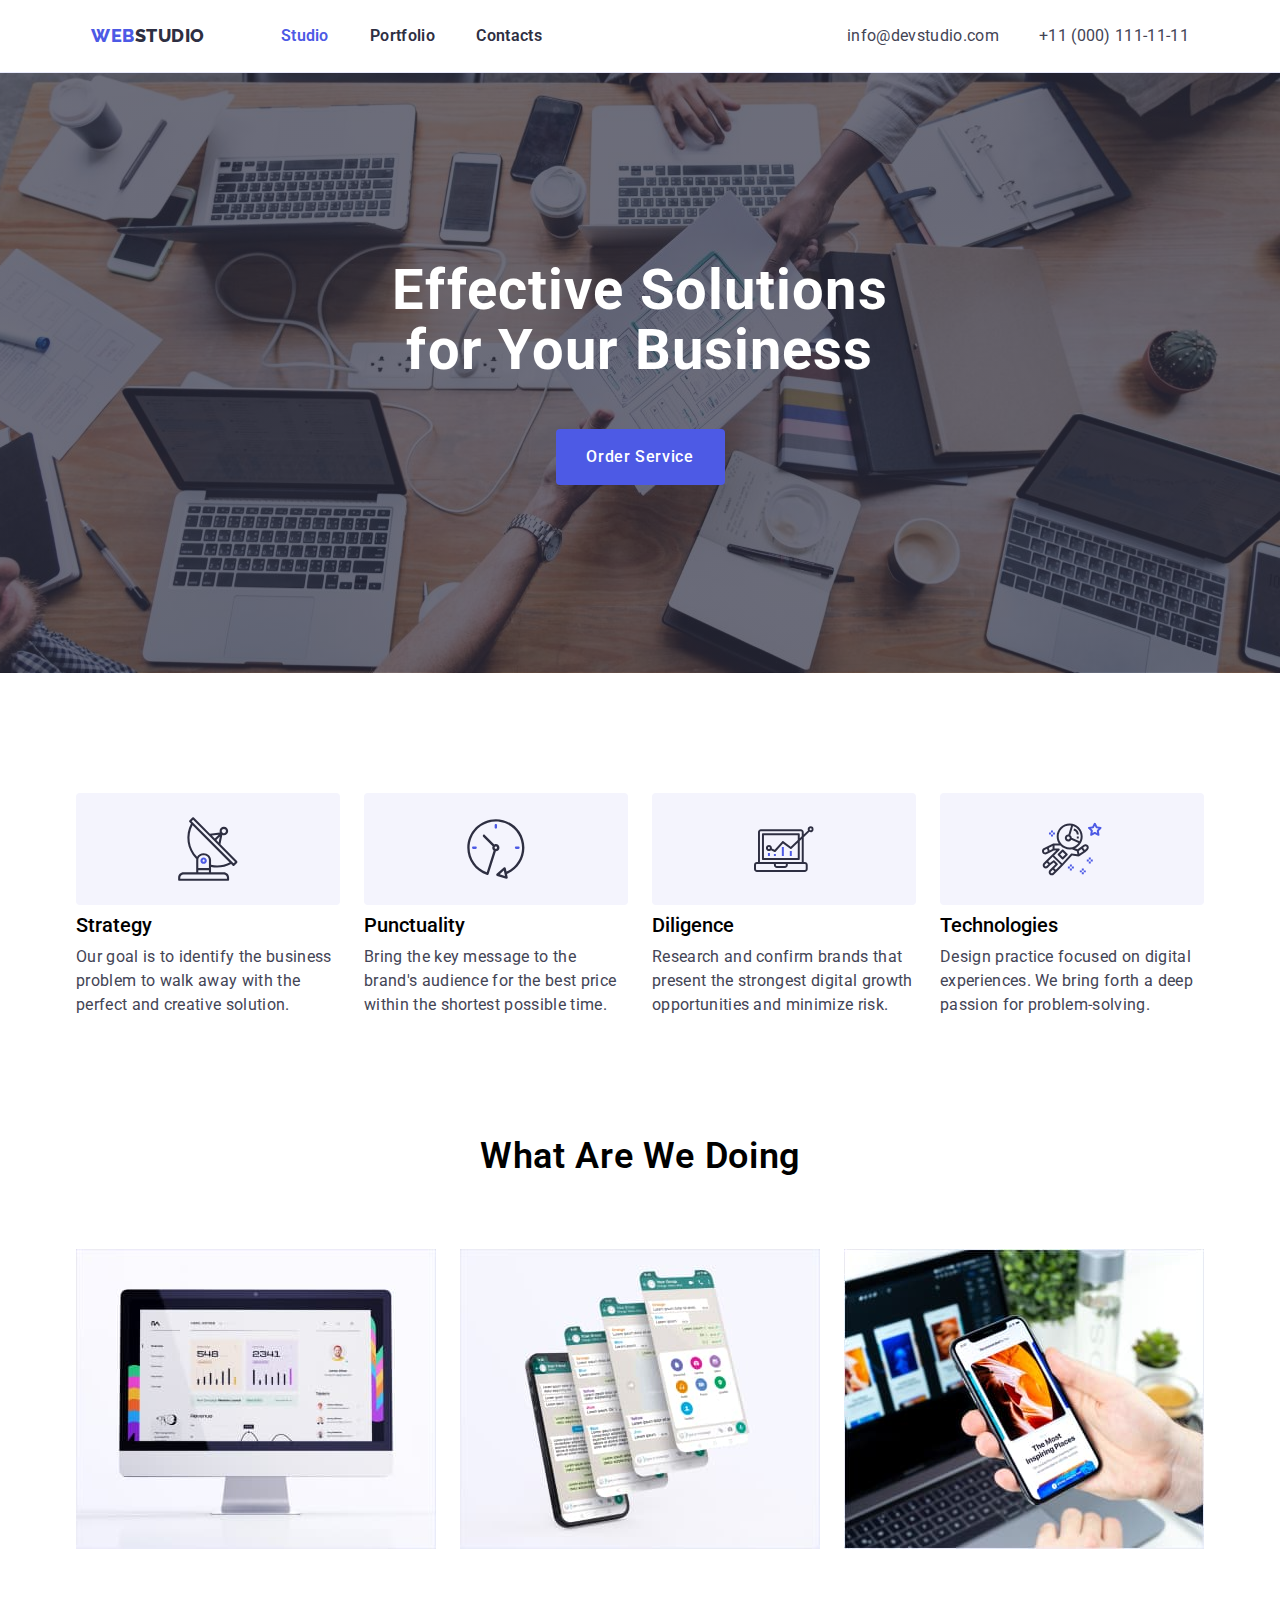
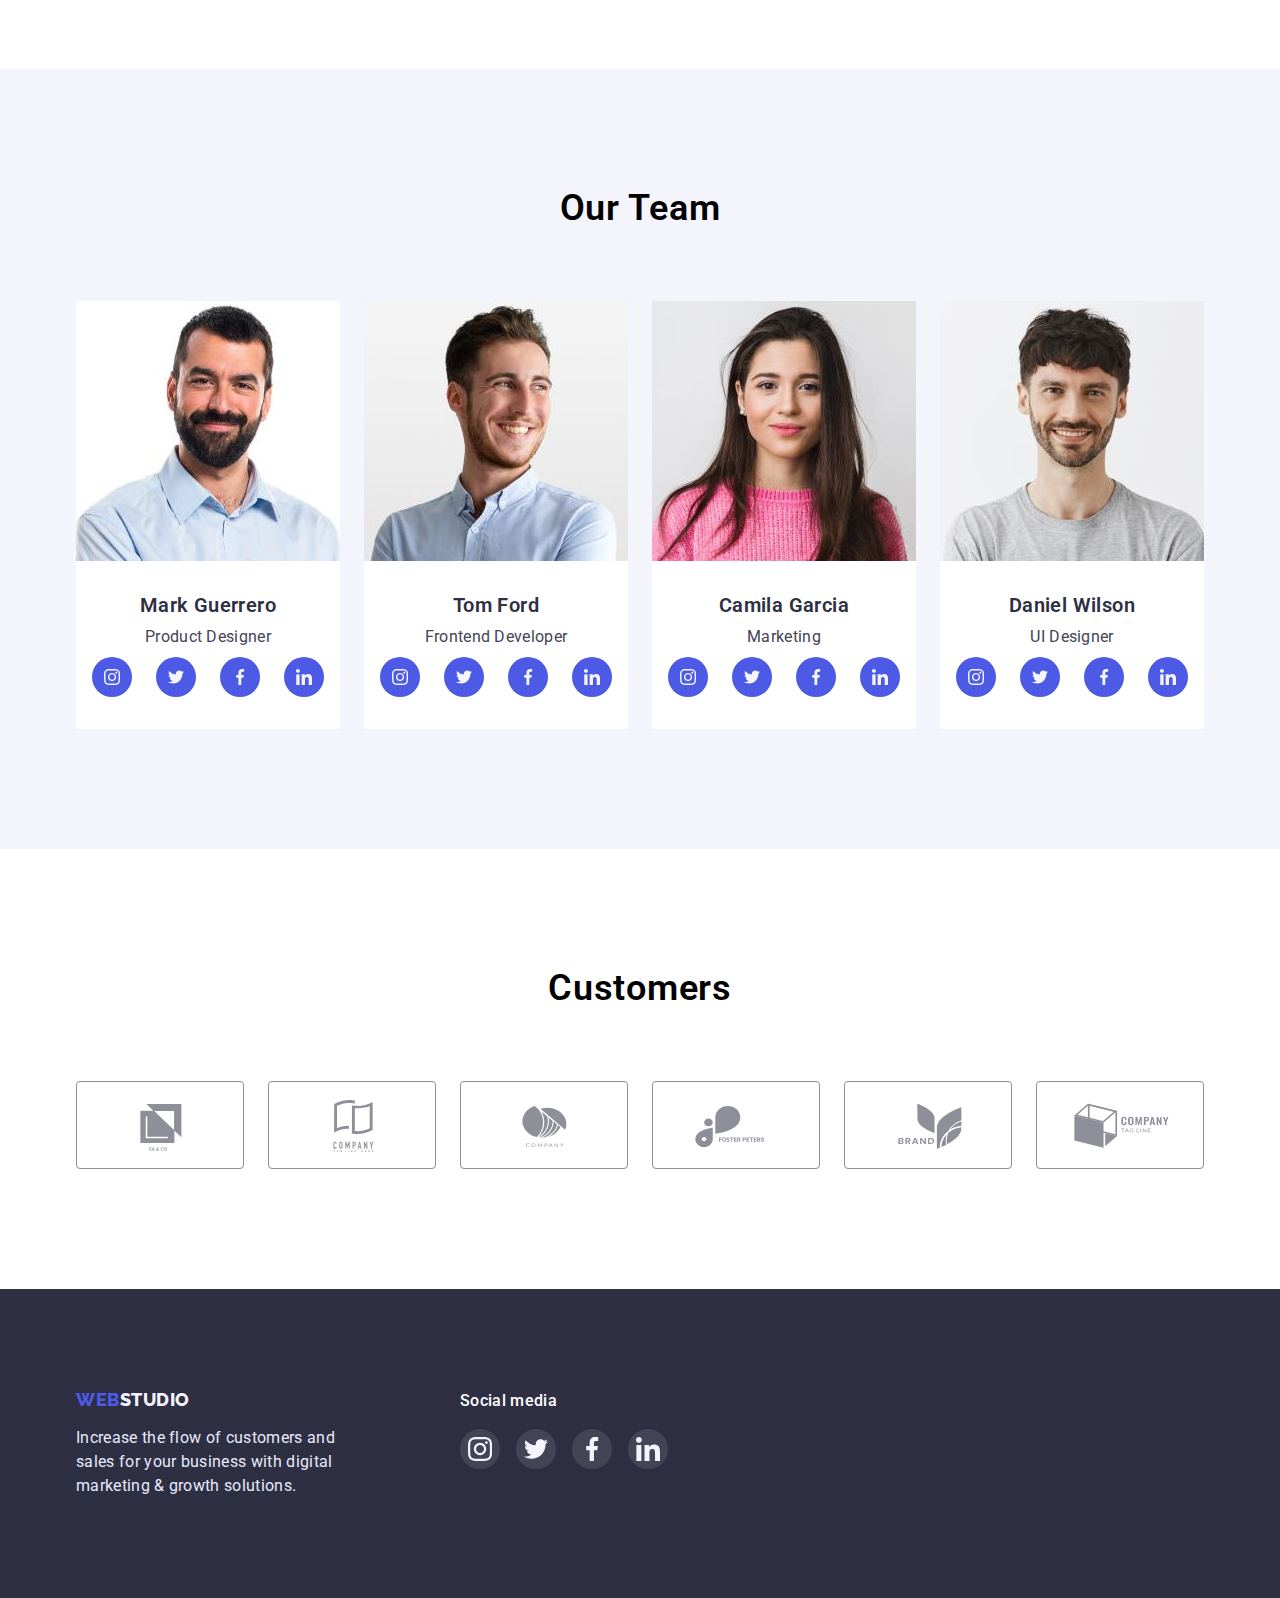
<file: index.html>
<!DOCTYPE html>
<html lang="en">
<head>
    <meta charset="UTF-8">
    <meta http-equiv="X-UA-Compatible" content="IE=edge">
    <meta name="viewport" content="width=device-width, initial-scale=1.0">
    <link rel="preconnect" href="https://fonts.googleapis.com">
    <link rel="preconnect" href="https://fonts.gstatic.com" crossorigin>
    <link href="https://fonts.googleapis.com/css2?family=Raleway:wght@800&family=Roboto:wght@400;500;700;900&display=swap" rel="stylesheet">
    <link rel="stylesheet" href="https://github.com/sindresorhus/modern-normalize/blob/main/modern-normalize.css">
    <link rel="stylesheet" href="./css/styles.css">
    
    <title>WEB STUDIO</title>
</head>

<body>
    <header class="header">
        <div class="header-cont">
            <nav class="nav">
        
        <!-- Logo -->
            <a class="logo-link" href="./index.html">Web<span class="studio">Studio</span></a>
            
        <!-- Навигация -->
                <ul class="nav-li">
                    <li><a class="header-link current" href="./index.html">Studio</a></li>
                    <li><a class="header-link" href="./portfolio.html">Portfolio</a></li>
                    <li><a class="header-link last" href="">Contacts</a></li>
                </ul> 
            </nav>
            
        <!-- Контакты -->
            <address>
                <ul class="address">
                    <li><a class="address-link mail" href="mailto:info@devstudio.com">info@devstudio.com</a></li>
                    <li><a class="address-link tel" href="tel:+110001111111">+11 (000) 111-11-11</a></li>
                </ul>
            </address>
        </div>
    </header>
        
    <main>

        <!-- Заголовок -->
        <section class="section-order-service section">
            <div class="container">
                <h1 class="order-titel">Effective Solutions <br/> for Your Business</h1>    
                <button type="button" class="button-order">Order Service</button>
            </div>
        </section>
    
        <!-- Описание -->
        <section class="features section">
            <div class="container">
                <h2 class="section-titel hidden">Features</h2>
                <ul class="features-li">
                    <li class="f-li">
                        <div class="icon-li">
                            <svg class="icon-features">
                                <use href="./images/icons.svg#icon-1-antenna"></use>
                            </svg>
                        </div>
                        <h3 class="f-li-titel">Strategy</h3>
                        <p class="text">Our goal is to identify the business problem to walk away with the perfect and creative solution. </p>
                    </li>
                    <li class="f-li">
                        <div class="icon-li">
                            <svg class="icon-features">
                                <use href="./images/icons.svg#icon-2-clock"></use>
                            </svg>
                        </div>
                        <h3 class="f-li-titel">Punctuality</h3>
                        <p class="text">Bring the key message to the brand's audience for the best price within the shortest possible time.</p>
                    </li>
                    <li class="f-li">
                        <div class="icon-li">
                            <svg class="icon-features">
                                <use href="./images/icons.svg#icon-3-diagram"></use>
                            </svg>
                        </div>
                        <h3 class="f-li-titel">Diligence</h3>
                        <p class="text">Research and confirm brands that present the strongest digital growth opportunities and minimize risk.</p>
                    </li>
                    <li class="f-li">
                        <div class="icon-li">
                            <svg class="icon-features">
                                <use href="./images/icons.svg#icon-4-astronaut"></use>
                            </svg>
                        </div>
                        <h3 class="f-li-titel">Technologies</h3>
                        <p class="text">Design practice focused on digital experiences. We bring forth a deep passion for problem-solving.</p>
                    </li>
                </ul>
            </div>
        </section>

        <!-- Описание
        <section class="features section">
            <div class="container">
                <h2 class="section-titel hidden">Features</h2>
                <ul class="features-icon">
                    <li class="icon-li">
                        <svg class="icon-features">
                            <use href="./images/icons.svg#icon-1-antenna"></use>
                        </svg>
                    </li>
                    <li class="icon-li">
                        <svg class="icon-features">
                            <use href="./images/icons.svg#icon-2-clock"></use>
                        </svg>
                    </li>
                    <li class="icon-li">
                        <svg class="icon-features">
                            <use href="./images/icons.svg#icon-3-diagram"></use>
                        </svg>
                    </li>
                    <li class="icon-li">
                        <svg class="icon-features">
                            <use href="./images/icons.svg#icon-4-astronaut"></use>
                        </svg>
                    </li>
                </ul>
                <ul class="features-li">
                    <li class="f-li">
                        <h3 class="f-li-titel">Strategy</h3>
                        <p class="text">Our goal is to identify the business problem to walk away with the perfect and creative solution. </p>
                    </li>
                    <li class="f-li"><h3 class="f-li-titel">Punctuality</h3>
                        <p class="text">Bring the key message to the brand's audience for the best price within the shortest possible time.</p>
                    </li>
                    <li class="f-li"><h3 class="f-li-titel">Diligence</h3>
                        <p class="text">Research and confirm brands that present the strongest digital growth opportunities and minimize risk.</p>
                    </li>
                    <li class="f-li"><h3 class="f-li-titel">Technologies</h3>
                        <p class="text">Design practice focused on digital experiences. We bring forth a deep passion for problem-solving.</p>
                    </li>
                </ul>
            </div>
        </section>
    -->
        
        <!-- Чем мы занимаемся -->
        <section class="what-are-we-doing section">
            <div class="container">
                <h2 class="section-titel">What are we doing</h2>
                <ul class="what-are-we-doing-links">
                    <li class="what-li"><img src="./images/rectangle1.jpg" alt="Laptop" width="360" height="300"></li>
                    <li class="what-li"><img src="./images/rectangle2.jpg" alt="Whatsapp" width="360" height="300"></li>
                    <li class="what-li"><img src="./images/rectangle3.jpg" alt="Device" width="360" height="300"></li>
                </ul>
            </div>
        </section>

        <!-- Наша команда -->
        <section class="our-team section">
            <div class="container">
                <h2 class="section-titel">Our Team</h2>
                <ul class="our-team-links">
                    <li class="our-team-li">
                        <!--<a class="our-team-link" href="#">-->
                            <img src="./images/team01.jpg" alt="Our Product Designer" width="264" height="260">
                            <div class="our-team-text">
                                <h3 class="our-team-name">Mark Guerrero</h3>
                                <p class="text">Product Designer</p>
                                <ul class="sozial-list">
                                    <li class="sozial-item">
                                        <a class="sozial-link" href="#">
                                            <svg class="sozial-icon">
                                                <use href="./images/icons.svg#sozial-instagram"></use>
                                            </svg>
                                        </a>
                                    </li>
                                    <li class="sozial-item">
                                        <a class="sozial-link" href="#">
                                            <svg class="sozial-icon">
                                                <use href="./images/icons.svg#sozial-twitter"></use>
                                            </svg>
                                        </a>
                                    </li>
                                    <li class="sozial-item">
                                        <a class="sozial-link" href="#">
                                            <svg class="sozial-icon">
                                                <use href="./images/icons.svg#sozial-facebook"></use>
                                            </svg>
                                        </a>
                                    </li>
                                    <li class="sozial-item">
                                        <a class="sozial-link" href="#">
                                            <svg class="sozial-icon">
                                                <use href="./images/icons.svg#sozial-linkedin"></use>
                                            </svg>
                                        </a>
                                    </li>
                                </ul>
                        </div>
                        <!--</a>-->
                    </li>
                    <li class="our-team-li">
                        <img src="./images/team02.jpg" alt="Our Frontend Developer" width="264" height="260">
                            <div class="our-team-text">
                                <h3 class="our-team-name">Tom Ford</h3>
                                <p class="text">Frontend Developer</p>
                                <ul class="sozial-list">
                                    <li class="sozial-item">
                                        <a class="sozial-link" href="#">
                                            <svg class="sozial-icon">
                                                <use href="./images/icons.svg#sozial-instagram"></use>
                                            </svg>
                                        </a>
                                    </li>
                                    <li class="sozial-item">
                                        <a class="sozial-link" href="#">
                                            <svg class="sozial-icon">
                                                <use href="./images/icons.svg#sozial-twitter"></use>
                                            </svg>
                                        </a>
                                    </li>
                                    <li class="sozial-item">
                                        <a class="sozial-link" href="#">
                                            <svg class="sozial-icon">
                                                <use href="./images/icons.svg#sozial-facebook"></use>
                                            </svg>
                                        </a>
                                    </li>
                                    <li class="sozial-item">
                                        <a class="sozial-link" href="#">
                                            <svg class="sozial-icon">
                                                <use href="./images/icons.svg#sozial-linkedin"></use>
                                            </svg>
                                        </a>
                                    </li>
                                </ul>
                            </div>
                    </li>
                    <li class="our-team-li">
                            <img src="./images/team03.jpg" alt="Our Marketing" width="264" height="260">
                            <div class="our-team-text">
                                <h3 class="our-team-name">Camila Garcia</h3>
                                <p class="text">Marketing</p> 
                                <ul class="sozial-list">
                                    <li class="sozial-item">
                                        <a class="sozial-link" href="#">
                                            <svg class="sozial-icon">
                                                <use href="./images/icons.svg#sozial-instagram"></use>
                                            </svg>
                                        </a>
                                    </li>
                                    <li class="sozial-item">
                                        <a class="sozial-link" href="#">
                                            <svg class="sozial-icon">
                                                <use href="./images/icons.svg#sozial-twitter"></use>
                                            </svg>
                                        </a>
                                    </li>
                                    <li class="sozial-item">
                                        <a class="sozial-link" href="#">
                                            <svg class="sozial-icon">
                                                <use href="./images/icons.svg#sozial-facebook"></use>
                                            </svg>
                                        </a>
                                    </li>
                                    <li class="sozial-item">
                                        <a class="sozial-link" href="#">
                                            <svg class="sozial-icon">
                                                <use href="./images/icons.svg#sozial-linkedin"></use>
                                            </svg>
                                        </a>
                                    </li>
                                </ul>
                            </div>
                    </li>
                    <li class="our-team-li">
                            <img src="./images/team04.jpg" alt="Our UI Designer" width="264" height="260">
                            <div class="our-team-text">
                                <h3 class="our-team-name">Daniel Wilson</h3>
                                <p class="text">UI Designer</p>
                                <ul class="sozial-list">
                                    <li class="sozial-item">
                                        <a class="sozial-link" href="#">
                                            <svg class="sozial-icon">
                                                <use href="./images/icons.svg#sozial-instagram"></use>
                                            </svg>
                                        </a>
                                    </li>
                                    <li class="sozial-item">
                                        <a class="sozial-link" href="#">
                                            <svg class="sozial-icon">
                                                <use href="./images/icons.svg#sozial-twitter"></use>
                                            </svg>
                                        </a>
                                    </li>
                                    <li class="sozial-item">
                                        <a class="sozial-link" href="#">
                                            <svg class="sozial-icon">
                                                <use href="./images/icons.svg#sozial-facebook"></use>
                                            </svg>
                                        </a>
                                    </li>
                                    <li class="sozial-item">
                                        <a class="sozial-link" href="#">
                                            <svg class="sozial-icon">
                                                <use href="./images/icons.svg#sozial-linkedin"></use>
                                            </svg>
                                        </a>
                                    </li>
                                </ul>
                            </div> 
                    </li>
                </ul>
            </section>
        </div>

        <!-- Customers -->
        <section class="customers section">
            <div class="container">
                <h2 class="section-titel">Customers</h2>
                <ul class="customers-ul">
                    <li class="customers-li">
                        <a class="customers-link" href="#">
                            <svg class="customers-icon">
                                <use href="./images/icons.svg#customers-logo1"></use>
                            </svg>
                        </a>
                    </li>
                    <li class="customers-li">
                        <a class="customers-link" href="#">
                            <svg class="customers-icon">
                                <use href="./images/icons.svg#customers-logo2"></use>
                            </svg>
                        </a>
                    </li>
                    <li class="customers-li">
                        <a class="customers-link" href="#">
                            <svg class="customers-icon">
                                <use href="./images/icons.svg#customers-logo3"></use>
                            </svg>
                        </a>
                    </li>
                    <li class="customers-li">
                        <a class="customers-link" href="#">
                            <svg class="customers-icon">
                                <use href="./images/icons.svg#customers-logo4"></use>
                            </svg>
                        </a>
                    </li>
                    <li class="customers-li">
                        <a class="customers-link" href="#">
                            <svg class="customers-icon">
                                <use href="./images/icons.svg#customers-logo5"></use>
                            </svg>
                        </a>
                    </li>
                    <li class="customers-li">
                        <a class="customers-link" href="#">
                            <svg class="customers-icon">
                                <use href="./images/icons.svg#customers-logo6"></use>
                            </svg>
                        </a>
                    </li>
                </ul>
            </div>
        </section>
    </main>

    <footer class="footer">
        <div class="container">
            <ul class="foot-ul">
                <li class="foot-li one">
                    <!-- Logo --> 
                    <a class="logo-link" href="./index.html">Web<span class="studio">Studio</span></a>
                    <p class="text">Increase the flow of customers and sales for your business with digital marketing & growth solutions.</p>
                </li>
                <li class="foot-li two">
                    <div class="social-media">
                    <h3 class="soc-media-titel">Social media</h3>
                    <ul class="foot-social-list">
                        <li class="foot-social-item">
                            <a class="foot-social-link" href="#">
                                <svg class="foot-social-icon">
                                    <use href="./images/icons.svg#sozial-instagram"></use>
                                </svg>
                            </a>
                        </li>
                        <li class="foot-social-item">
                            <a class="foot-social-link" href="#">
                                <svg class="foot-social-icon">
                                    <use href="./images/icons.svg#sozial-twitter"></use>
                                </svg>
                            </a>
                        </li>
                        <li class="foot-social-item">
                            <a class="foot-social-link" href="#">
                                <svg class="foot-social-icon">
                                    <use href="./images/icons.svg#sozial-facebook"></use>
                                </svg>
                            </a>
                        </li>
                        <li class="foot-social-item">
                            <a class="foot-social-link" href="#">
                                <svg class="foot-social-icon">
                                    <use href="./images/icons.svg#sozial-linkedin"></use>
                                </svg>
                            </a>
                        </li>
                    </ul>
                </li>
            </ul>
        </div>
    </footer>
</body>

</html>
</file>
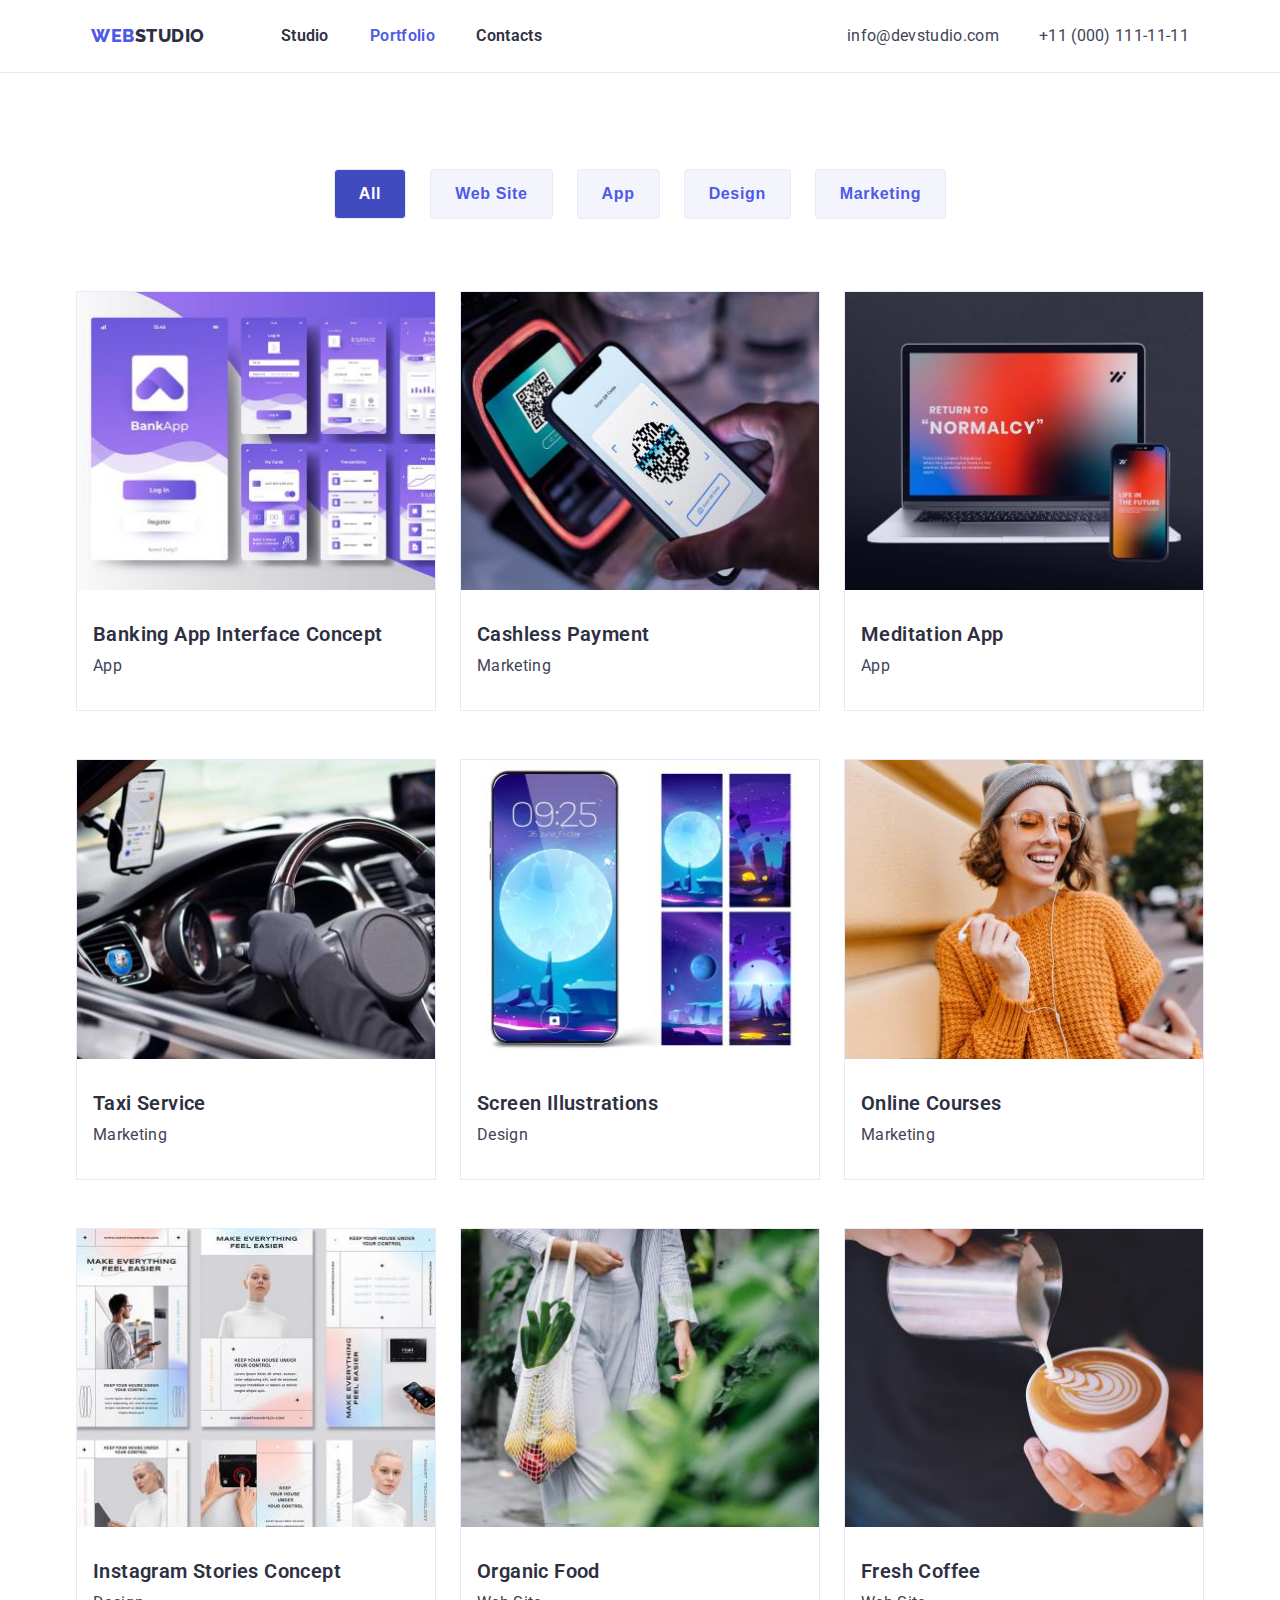
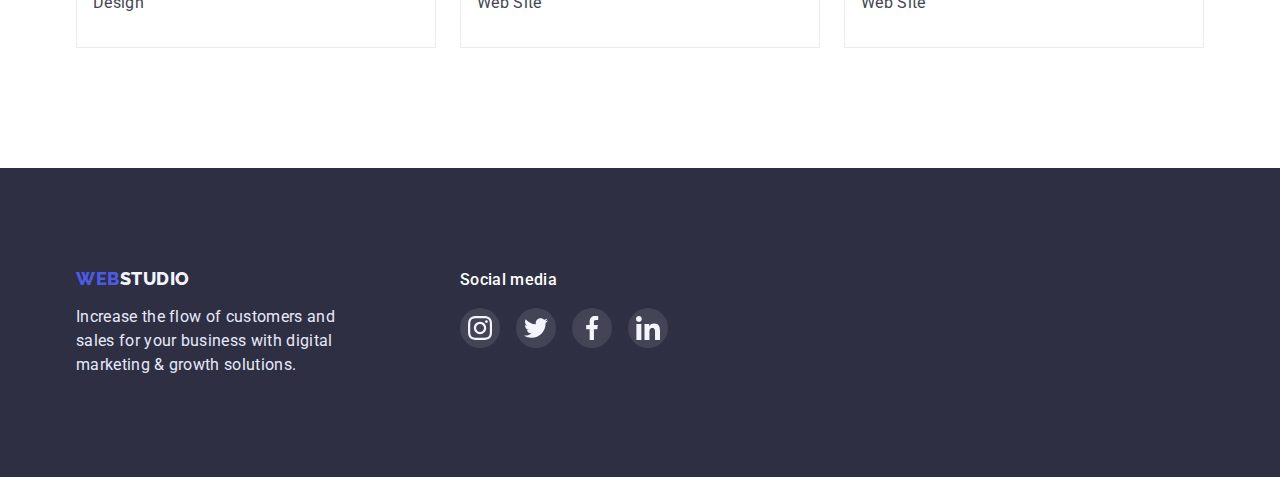
<file: portfolio.html>
<!DOCTYPE html>
<html lang="en">
<head>
    <meta charset="UTF-8">
    <meta http-equiv="X-UA-Compatible" content="IE=edge">
    <meta name="viewport" content="width=device-width, initial-scale=1.0">
    <link rel="preconnect" href="https://fonts.googleapis.com">
    <link rel="preconnect" href="https://fonts.gstatic.com" crossorigin>
    <link href="https://fonts.googleapis.com/css2?family=Raleway:wght@800&family=Roboto:wght@400;500;700;900&display=swap" rel="stylesheet">
    <link rel="stylesheet" href="https://github.com/sindresorhus/modern-normalize/blob/main/modern-normalize.css">
    <link rel="stylesheet" href="./css/styles.css">
    <title>Portfolio</title>
</head>

<body>
    <header class="header">
        <div class="header-cont">
        <nav class="nav">
        
        <!-- Logo -->
            <a class="logo-link" href="./index.html">Web<span class="studio">Studio</span></a>
        
        <!-- Навигация -->
                <ul class="nav-li">
                    <li><a class="header-link" href="./index.html">Studio</a></li>
                    <li><a class="header-link current" href="./portfolio.html">Portfolio</a></li>
                    <li><a class="header-link" href="">Contacts</a></li>
                </ul> 
        </nav>
        
        <!-- Контакты -->
        <address>
            <ul class="address">
                <li><a class="address-link mail" href="mailto:info@devstudio.com">info@devstudio.com</a></li>
                <li><a class="address-link tel" href="tel:+110001111111">+11 (000) 111-11-11</a></li>
            </ul>
        </address>
    </div>
    </header>
        
    <main>
                <!-- Виды деятельности, разделение по фильтру и ссылки -->
        <section class="portfolio-photo section">
            <div class="container">
                <h1 class="filter-titel hidden">Portfolio filter by type of work</h1>    
                <ul class="portfolio-filter">
                    <li><button type="button" class="filter-button current">All</button></li>
                    <li><button type="button" class="filter-button">Web Site</button></li>
                    <li><button type="button" class="filter-button">App</button></li>
                    <li><button type="button" class="filter-button">Design</button></li>
                    <li><button type="button" class="filter-button">Marketing</button></li>
                </ul>
            
                <!-- Ссылки-картинки -->
                <ul class="portfolio-links">
                    <li class="portfolio-li">
                        <a class="portfolio-link" href="#">
                            <img src="./images/portfolio1.jpg" alt="Bank App View" width="360">
                            <div class="portfolio-text">
                                <h2 class="portfolio-card-titel">Banking App Interface Concept</h2>
                                <p class="text">App</p>
                            </div>
                        </a>
                    </li>
                    <li class="portfolio-li">
                        <a class="portfolio-link" href="#">
                            <img src="./images/portfolio2.jpg" alt="pay with app" width="360">
                            <div class="portfolio-text">
                                <h2 class="portfolio-card-titel">Cashless Payment</h2>
                                <p class="text">Marketing</p>
                            </div>
                        </a>
                    </li>
                    <li class="portfolio-li">
                        <a class="portfolio-link" href="#">
                            <img src="./images/portfolio3.jpg" alt="Laptop and telefon" width="360">
                            <div class="portfolio-text">
                                <h2 class="portfolio-card-titel">Meditation App</h2>
                                <p class="text">App</p>
                            </div>
                        </a>
                    </li>
                    <li class="portfolio-li">
                        <a class="portfolio-link" href="#">
                            <img src="./images/portfolio4.jpg" alt="Telefon in taxi" width="360">
                            <div class="portfolio-text">
                                <h2 class="portfolio-card-titel">Taxi Service</h2>
                                <p class="text">Marketing</p>
                            </div>
                        </a>
                    </li>
                    <li class="portfolio-li">
                        <a class="portfolio-link" href="#">
                            <img src="./images/portfolio5.jpg" alt="Images vor telefon" width="360">
                            <div class="portfolio-text">
                                <h2 class="portfolio-card-titel">Screen Illustrations</h2>
                                <p class="text">Design</p>
                            </div>
                        </a>
                    </li>
                    <li class="portfolio-li">
                        <a class="portfolio-link" href="#">
                            <img src="./images/portfolio6.jpg" alt="Girl mit telefon;" width="360">
                            <div class="portfolio-text">
                                <h2 class="portfolio-card-titel">Online Courses</h2>
                                <p class="text">Marketing</p>
                            </div>
                        </a>
                    </li>
                    <li class="portfolio-li">
                        <a class="portfolio-link" href="#">
                            <img src="./images/portfolio7.jpg" alt="Screenshots Instagram" width="360">
                            <div class="portfolio-text">
                                <h2 class="portfolio-card-titel">Instagram Stories Concept</h2>
                                <p class="text">Design</p>
                            </div>
                        </a>
                    </li>
                    <li class="portfolio-li">
                        <a class="portfolio-link" href="#">
                            <img src="./images/portfolio8.jpg" alt="Food in a bag" width="360">
                            <div class="portfolio-text">
                                <h2 class="portfolio-card-titel">Organic Food</h2>
                                <p class="text">Web Site</p>
                            </div>
                        </a>
                    </li>
                    <li class="portfolio-li">
                        <a class="portfolio-link" href="#">
                            <img src="./images/portfolio9.jpg" alt="Coffee with milk" width="360">
                            <div class="portfolio-text">
                                <h2 class="portfolio-card-titel">Fresh Coffee</h2>
                                <p class="text">Web Site</p>
                            </div>
                        </a>
                    </li>
                 </ul>
            </div>
        </section>
    </main>

    <footer class="footer">
        <div class="container">
            <ul class="foot-ul">
                <li class="foot-li one">
                    <!-- Logo -->
                    <a class="logo-link" href="./index.html">Web<span class="studio">Studio</span></a>
                    <p class="text">Increase the flow of customers and sales for your business with digital marketing &
                        growth solutions.</p>
                </li>
                <li class="foot-li two">
                    <section class="social-media">
                        <h3 class="soc-media-titel">Social media</h3>
                        <ul class="foot-social-list">
                            <li class="foot-social-item">
                                <a class="foot-social-link" href="#">
                                    <svg class="foot-social-icon">
                                        <use href="./images/icons.svg#sozial-instagram"></use>
                                    </svg>
                                </a>
                            </li>
                            <li class="foot-social-item">
                                <a class="foot-social-link" href="#">
                                    <svg class="foot-social-icon">
                                        <use href="./images/icons.svg#sozial-twitter"></use>
                                    </svg>
                                </a>
                            </li>
                            <li class="foot-social-item">
                                <a class="foot-social-link" href="#">
                                    <svg class="foot-social-icon">
                                        <use href="./images/icons.svg#sozial-facebook"></use>
                                    </svg>
                                </a>
                            </li>
                            <li class="foot-social-item">
                                <a class="foot-social-link" href="#">
                                    <svg class="foot-social-icon">
                                        <use href="./images/icons.svg#sozial-linkedin"></use>
                                    </svg>
                                </a>
                            </li>
                        </ul>
                </li>
            </ul>
        </div>
    </footer>
</body>

</html>
</file>
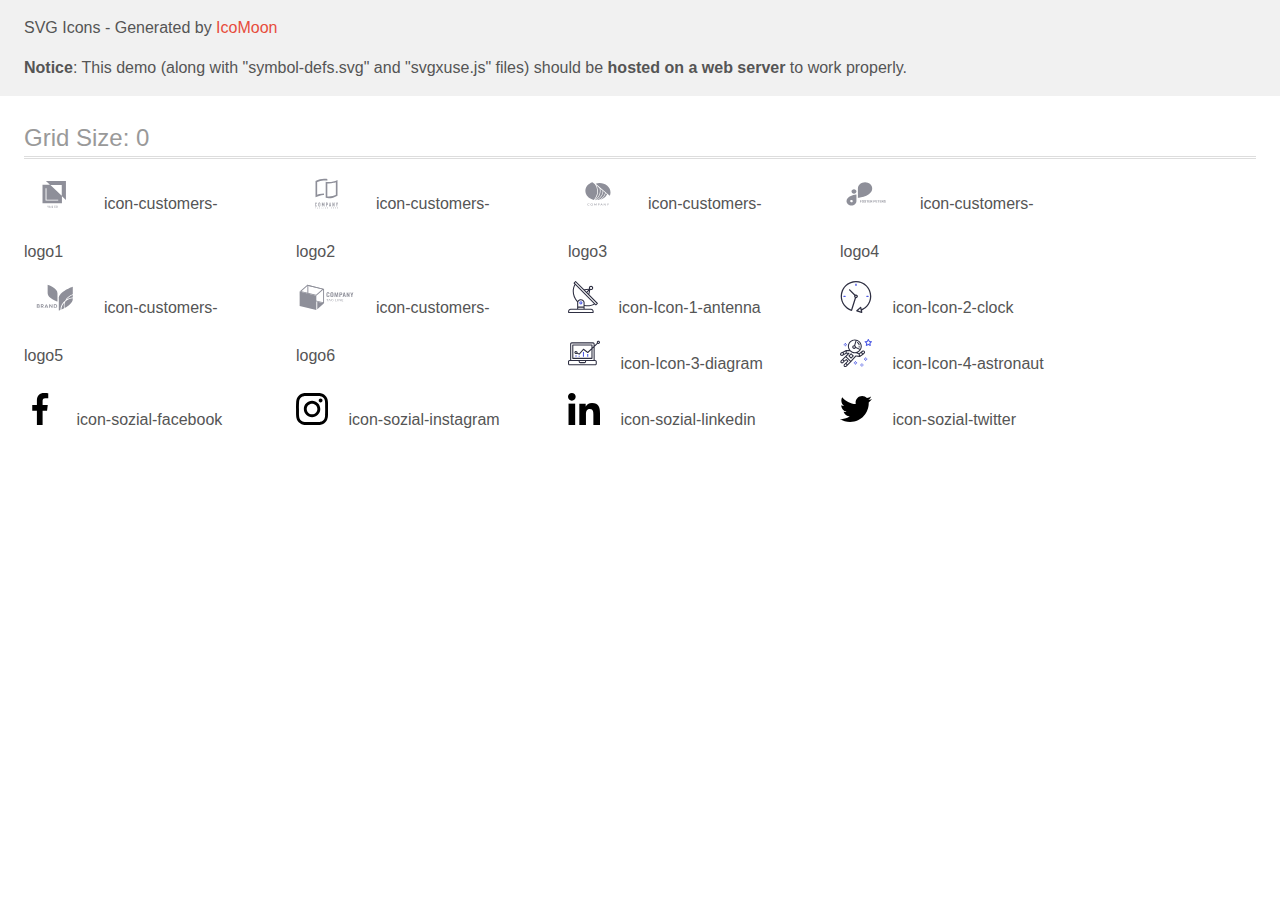
<file: icon/demo-external-svg.html>
<!doctype html>
<html>
<head>
    <title>IcoMoon - SVG Icons</title>
    <meta charset="utf-8">
    <meta name="viewport" content="width=device-width, initial-scale=1">
    <link rel="stylesheet" href="demo-files/demo.css">
    <link rel="stylesheet" href="style.css">
</head>
<body>
<header class="bgc1 clearfix">
<div class="mhl">
    <p>SVG Icons - Generated by <a href="https://icomoon.io/app">IcoMoon</a></p><p><strong>Notice</strong>: This demo (along with "symbol-defs.svg" and "svgxuse.js" files) should be <b>hosted on a web server</b> to work properly.</p>
</div>
</header>
    <div class="clearfix mhl ptl">
        <h1 class="mvm mtn fgc1">Grid Size: 0</h1>
        <div class="glyph fs1">
            <div class="clearfix pbs">
                <svg class="icon icon-customers-logo1"><use xlink:href="symbol-defs.svg#icon-customers-logo1"></use></svg><span class="name"> icon-customers-logo1</span>
            </div>
        </div>
        <div class="glyph fs1">
            <div class="clearfix pbs">
                <svg class="icon icon-customers-logo2"><use xlink:href="symbol-defs.svg#icon-customers-logo2"></use></svg><span class="name"> icon-customers-logo2</span>
            </div>
        </div>
        <div class="glyph fs1">
            <div class="clearfix pbs">
                <svg class="icon icon-customers-logo3"><use xlink:href="symbol-defs.svg#icon-customers-logo3"></use></svg><span class="name"> icon-customers-logo3</span>
            </div>
        </div>
        <div class="glyph fs1">
            <div class="clearfix pbs">
                <svg class="icon icon-customers-logo4"><use xlink:href="symbol-defs.svg#icon-customers-logo4"></use></svg><span class="name"> icon-customers-logo4</span>
            </div>
        </div>
        <div class="glyph fs1">
            <div class="clearfix pbs">
                <svg class="icon icon-customers-logo5"><use xlink:href="symbol-defs.svg#icon-customers-logo5"></use></svg><span class="name"> icon-customers-logo5</span>
            </div>
        </div>
        <div class="glyph fs1">
            <div class="clearfix pbs">
                <svg class="icon icon-customers-logo6"><use xlink:href="symbol-defs.svg#icon-customers-logo6"></use></svg><span class="name"> icon-customers-logo6</span>
            </div>
        </div>
        <div class="glyph fs1">
            <div class="clearfix pbs">
                <svg class="icon icon-Icon-1-antenna"><use xlink:href="symbol-defs.svg#icon-Icon-1-antenna"></use></svg><span class="name"> icon-Icon-1-antenna</span>
            </div>
        </div>
        <div class="glyph fs1">
            <div class="clearfix pbs">
                <svg class="icon icon-Icon-2-clock"><use xlink:href="symbol-defs.svg#icon-Icon-2-clock"></use></svg><span class="name"> icon-Icon-2-clock</span>
            </div>
        </div>
        <div class="glyph fs1">
            <div class="clearfix pbs">
                <svg class="icon icon-Icon-3-diagram"><use xlink:href="symbol-defs.svg#icon-Icon-3-diagram"></use></svg><span class="name"> icon-Icon-3-diagram</span>
            </div>
        </div>
        <div class="glyph fs1">
            <div class="clearfix pbs">
                <svg class="icon icon-Icon-4-astronaut"><use xlink:href="symbol-defs.svg#icon-Icon-4-astronaut"></use></svg><span class="name"> icon-Icon-4-astronaut</span>
            </div>
        </div>
        <div class="glyph fs1">
            <div class="clearfix pbs">
                <svg class="icon icon-sozial-facebook"><use xlink:href="symbol-defs.svg#icon-sozial-facebook"></use></svg><span class="name"> icon-sozial-facebook</span>
            </div>
        </div>
        <div class="glyph fs1">
            <div class="clearfix pbs">
                <svg class="icon icon-sozial-instagram"><use xlink:href="symbol-defs.svg#icon-sozial-instagram"></use></svg><span class="name"> icon-sozial-instagram</span>
            </div>
        </div>
        <div class="glyph fs1">
            <div class="clearfix pbs">
                <svg class="icon icon-sozial-linkedin"><use xlink:href="symbol-defs.svg#icon-sozial-linkedin"></use></svg><span class="name"> icon-sozial-linkedin</span>
            </div>
        </div>
        <div class="glyph fs1">
            <div class="clearfix pbs">
                <svg class="icon icon-sozial-twitter"><use xlink:href="symbol-defs.svg#icon-sozial-twitter"></use></svg><span class="name"> icon-sozial-twitter</span>
            </div>
        </div>
  </div>
<script defer src="svgxuse.js"></script>
</body>
</html>
</file>
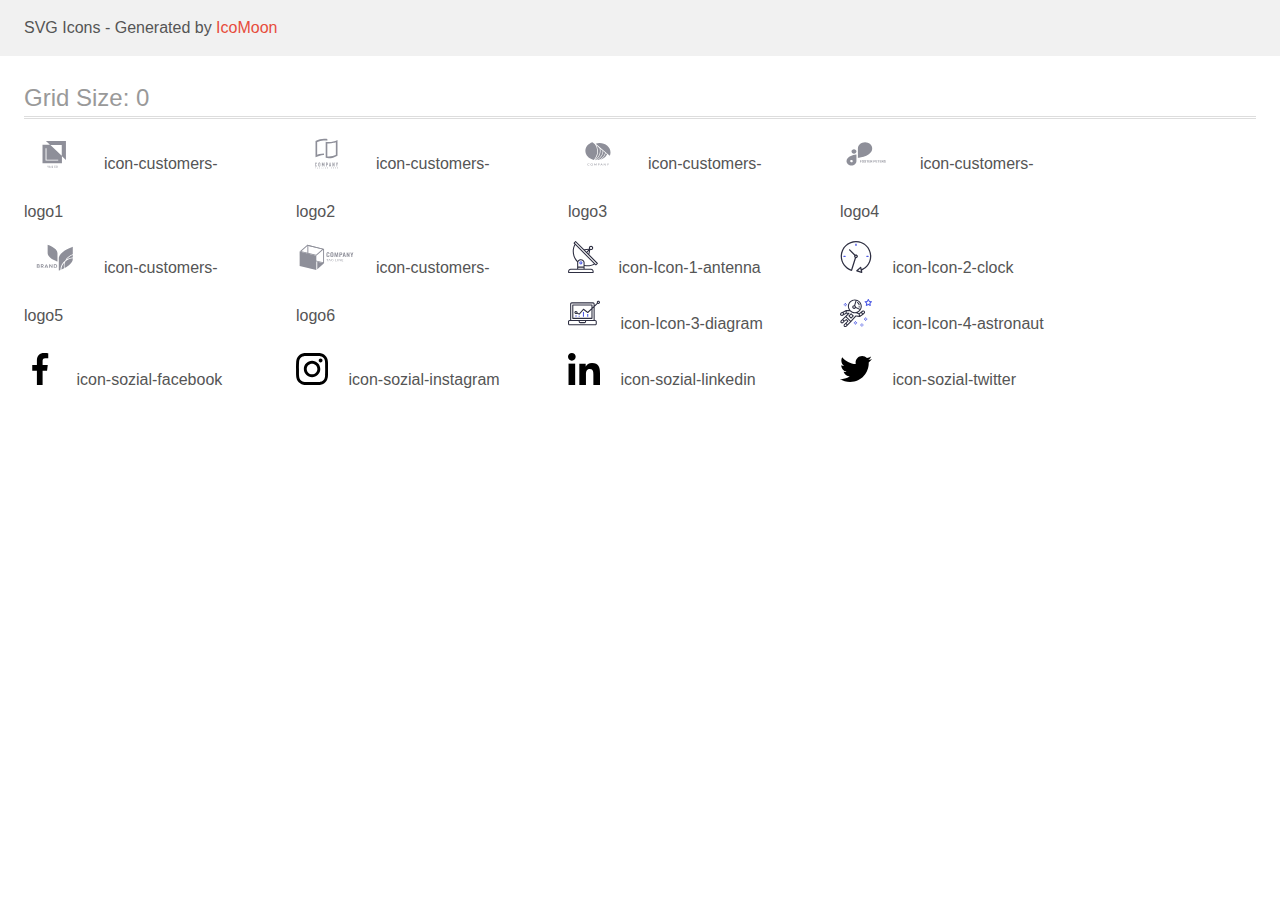
<file: icon/demo.html>
<!doctype html>
<html>
<head>
    <title>IcoMoon - SVG Icons</title>
    <meta charset="utf-8">
    <meta name="viewport" content="width=device-width, initial-scale=1">
    <link rel="stylesheet" href="demo-files/demo.css">
    <link rel="stylesheet" href="style.css">
</head>
<body>
<svg aria-hidden="true" style="position: absolute; width: 0; height: 0; overflow: hidden;" version="1.1" xmlns="http://www.w3.org/2000/svg" xmlns:xlink="http://www.w3.org/1999/xlink">
<defs>
<symbol id="icon-customers-logo1" viewBox="0 0 59 32">
<path fill="#8e8f99" style="fill: var(--color1, #8e8f99)" d="M21.714 4l4.004 3.815-7.433-0.004v18.51h19.429v-7.077l4 3.811v-19.054h-20zM37.538 18.796l-11.354-10.817h11.354v10.817zM34.013 23.613h-12.653v-12.449h0.894v11.606h11.759v0.843zM23.883 29.749l-0.472-0.97h-0.389l0.684 1.284v0.748h0.353v-0.748l0.684-1.284h-0.388l-0.472 0.97zM25.622 28.78h0.084l0.767 2.031h-0.368l-0.164-0.476h-0.786l-0.164 0.476h-0.367l0.765-2.031h0.234zM25.249 30.058h0.595l-0.298-0.862-0.297 0.862zM27.704 29.721c-0.015-0.020-0.030-0.038-0.044-0.057-0.052-0.069-0.093-0.135-0.121-0.2s-0.043-0.132-0.043-0.201c0-0.106 0.022-0.197 0.066-0.273s0.106-0.135 0.186-0.176c0.080-0.042 0.173-0.063 0.28-0.063 0.103 0 0.192 0.021 0.266 0.063 0.075 0.041 0.133 0.095 0.173 0.163s0.061 0.142 0.061 0.223c0 0.064-0.012 0.123-0.035 0.176s-0.055 0.101-0.096 0.145c-0.041 0.044-0.088 0.085-0.142 0.124l-0.141 0.103 0.402 0.475c0.013-0.026 0.025-0.053 0.036-0.082 0.034-0.089 0.052-0.188 0.052-0.297h0.29c0 0.099-0.010 0.192-0.029 0.28s-0.049 0.17-0.091 0.245c-0.017 0.031-0.036 0.061-0.058 0.090l0.298 0.351h-0.389l-0.118-0.139c-0.064 0.049-0.133 0.086-0.208 0.114-0.099 0.035-0.204 0.053-0.315 0.053-0.135 0-0.252-0.025-0.35-0.074s-0.175-0.117-0.229-0.204c-0.053-0.087-0.080-0.186-0.080-0.297 0-0.083 0.017-0.155 0.052-0.218s0.081-0.122 0.141-0.176c0.055-0.050 0.118-0.1 0.188-0.15zM27.871 29.925l-0.042 0.031c-0.049 0.040-0.086 0.079-0.11 0.116s-0.039 0.070-0.046 0.1c-0.008 0.031-0.011 0.058-0.011 0.081 0 0.059 0.013 0.113 0.038 0.162s0.064 0.087 0.113 0.116c0.050 0.028 0.111 0.042 0.183 0.042 0.077 0 0.152-0.017 0.225-0.052 0.036-0.018 0.071-0.039 0.103-0.064l-0.452-0.532zM27.951 29.554l0.125-0.084c0.059-0.039 0.1-0.077 0.126-0.114s0.038-0.086 0.038-0.142c0-0.048-0.019-0.093-0.056-0.134s-0.090-0.061-0.158-0.061c-0.047 0-0.087 0.011-0.12 0.034s-0.057 0.050-0.074 0.087c-0.016 0.035-0.024 0.075-0.024 0.119 0 0.042 0.011 0.085 0.032 0.13s0.051 0.090 0.088 0.138c0.008 0.010 0.015 0.020 0.023 0.029zM31.505 30.15h-0.349c-0.010 0.088-0.032 0.163-0.064 0.225s-0.079 0.106-0.141 0.138c-0.061 0.032-0.142 0.047-0.241 0.047-0.082 0-0.152-0.016-0.211-0.049s-0.107-0.079-0.145-0.138c-0.037-0.059-0.065-0.131-0.084-0.213s-0.026-0.177-0.026-0.279v-0.172c0-0.108 0.010-0.204 0.029-0.287s0.051-0.156 0.091-0.213c0.040-0.058 0.090-0.101 0.149-0.131s0.129-0.045 0.209-0.045c0.098 0 0.177 0.017 0.237 0.050s0.106 0.080 0.137 0.142c0.032 0.062 0.052 0.137 0.061 0.225h0.349c-0.014-0.136-0.052-0.256-0.114-0.361s-0.148-0.187-0.259-0.247c-0.112-0.060-0.248-0.089-0.41-0.089-0.127 0-0.242 0.022-0.345 0.067s-0.188 0.109-0.261 0.194c-0.073 0.084-0.128 0.185-0.167 0.303s-0.057 0.25-0.057 0.396v0.169c0 0.146 0.019 0.278 0.056 0.396s0.093 0.219 0.165 0.303c0.072 0.083 0.158 0.147 0.258 0.192s0.213 0.067 0.339 0.067c0.164 0 0.303-0.030 0.417-0.089s0.203-0.141 0.266-0.244c0.063-0.104 0.1-0.223 0.112-0.356zM33.443 29.851v-0.112c0-0.153-0.020-0.291-0.061-0.412s-0.097-0.226-0.172-0.311c-0.074-0.087-0.163-0.152-0.266-0.197s-0.218-0.068-0.343-0.068c-0.125 0-0.239 0.023-0.342 0.068s-0.191 0.11-0.266 0.197c-0.074 0.086-0.132 0.189-0.173 0.311s-0.061 0.258-0.061 0.412v0.112c0 0.154 0.020 0.291 0.061 0.413s0.1 0.226 0.176 0.311c0.075 0.086 0.164 0.151 0.266 0.197s0.217 0.067 0.342 0.067c0.126 0 0.24-0.022 0.343-0.067s0.192-0.111 0.265-0.197c0.074-0.086 0.132-0.189 0.172-0.311s0.060-0.259 0.060-0.413zM33.092 29.737v0.114c0 0.113-0.011 0.214-0.033 0.301s-0.053 0.161-0.095 0.222c-0.042 0.059-0.093 0.105-0.153 0.135s-0.13 0.045-0.208 0.045c-0.077 0-0.146-0.015-0.206-0.045s-0.113-0.076-0.156-0.135c-0.043-0.060-0.075-0.134-0.098-0.222s-0.033-0.188-0.033-0.301v-0.114c0-0.113 0.011-0.213 0.033-0.3s0.054-0.16 0.096-0.219c0.043-0.059 0.094-0.104 0.155-0.134s0.129-0.046 0.206-0.046 0.147 0.015 0.208 0.046c0.061 0.030 0.113 0.074 0.155 0.134s0.075 0.132 0.096 0.219c0.022 0.087 0.033 0.186 0.033 0.3z"></path>
</symbol>
<symbol id="icon-customers-logo2" viewBox="0 0 59 32">
<path fill="#8e8f99" style="fill: var(--color1, #8e8f99)" d="M28.636 3.391h-0.078c-0.12-0.007-0.24-0.010-0.36-0.013v0h-0.26c-0.227 0-0.458 0.006-0.688 0.017-0.017-0.001-0.035-0.001-0.052 0-2.082 0.118-4.123 0.638-6.009 1.533l-0.247 0.119v12.652l0.578-0.196c0.507-0.174 1.048-0.331 1.607-0.477 1.512-0.388 3.065-0.595 4.626-0.615v1.662c-0.207 0.002-0.408 0.007-0.609 0.017h-0.048c-1.201 0.066-2.393 0.249-3.559 0.546-1.477 0.37-2.901 0.925-4.24 1.652v-16.227c1.39-0.811 2.888-1.42 4.448-1.809 1.37-0.354 2.778-0.535 4.192-0.541h0.244c0.292 0.007 0.577 0.020 0.844 0.041 0.705 0.049 1.404 0.161 2.089 0.333v1.636c-0.666-0.155-1.342-0.257-2.024-0.305-0.014-0.001-0.028-0.002-0.041-0.004-0.141-0.012-0.282-0.024-0.414-0.024zM31.516 5.064c0.363 0.028 0.739 0.041 1.119 0.041 1.487-0.005 2.967-0.195 4.407-0.565 1.476-0.371 2.9-0.927 4.238-1.654v15.938c-1.391 0.81-2.889 1.419-4.449 1.809-1.37 0.352-2.778 0.533-4.192 0.539-1.072 0.009-2.14-0.117-3.18-0.375v-16.041c0.246 0.057 0.499 0.109 0.756 0.153 0.422 0.071 0.867 0.123 1.301 0.155zM39.627 5.187l-0.578 0.195c-0.532 0.179-1.068 0.339-1.608 0.481-1.57 0.403-3.183 0.61-4.804 0.616-0.377 0-0.724-0.010-1.060-0.032l-0.461-0.030v13.015l0.396 0.035c0.367 0.032 0.746 0.048 1.128 0.048 1.276-0.005 2.547-0.17 3.783-0.49 1.018-0.255 2.008-0.611 2.956-1.062l0.247-0.119v-12.656z"></path>
<path fill="#8e8f99" style="fill: var(--color1, #8e8f99)" d="M20.421 25.836c-0.083-0.086-0.183-0.154-0.294-0.199s-0.23-0.066-0.349-0.061c-0.127-0.002-0.253 0.022-0.372 0.070-0.108 0.043-0.207 0.108-0.289 0.19-0.082 0.083-0.145 0.182-0.186 0.291-0.045 0.114-0.068 0.236-0.067 0.359v2.168c-0.005 0.153 0.024 0.305 0.085 0.445 0.051 0.111 0.125 0.21 0.217 0.291 0.087 0.073 0.188 0.126 0.298 0.154 0.105 0.030 0.214 0.045 0.324 0.045 0.121 0.001 0.24-0.025 0.35-0.076 0.108-0.047 0.207-0.116 0.289-0.201 0.080-0.084 0.145-0.183 0.189-0.291 0.046-0.109 0.070-0.227 0.069-0.346v-0.243h-0.567v0.193c0.002 0.066-0.010 0.132-0.033 0.193-0.018 0.046-0.047 0.088-0.082 0.122-0.035 0.028-0.075 0.050-0.119 0.062-0.038 0.013-0.078 0.020-0.119 0.020-0.051 0.006-0.102-0.002-0.149-0.022s-0.087-0.053-0.117-0.094c-0.053-0.087-0.080-0.188-0.075-0.291v-2.021c-0.004-0.112 0.020-0.223 0.069-0.324 0.029-0.046 0.071-0.082 0.12-0.105s0.104-0.032 0.157-0.025c0.049-0.002 0.097 0.008 0.141 0.030s0.082 0.053 0.112 0.092c0.063 0.083 0.097 0.186 0.094 0.291v0.187h0.561v-0.221c0.001-0.13-0.022-0.258-0.069-0.379-0.042-0.114-0.106-0.217-0.189-0.305z"></path>
<path fill="#8e8f99" style="fill: var(--color1, #8e8f99)" d="M23.788 25.811c-0.181-0.153-0.409-0.237-0.645-0.238-0.115 0-0.23 0.021-0.338 0.061-0.11 0.039-0.212 0.1-0.299 0.177-0.094 0.084-0.169 0.188-0.22 0.304-0.057 0.132-0.085 0.276-0.082 0.42v2.079c-0.004 0.146 0.024 0.292 0.082 0.426 0.051 0.112 0.126 0.211 0.22 0.291 0.087 0.080 0.188 0.143 0.299 0.183 0.108 0.040 0.223 0.061 0.338 0.061s0.23-0.021 0.338-0.061c0.113-0.041 0.217-0.103 0.306-0.183 0.090-0.081 0.163-0.18 0.214-0.291 0.058-0.134 0.086-0.279 0.082-0.426v-2.079c0.003-0.144-0.025-0.288-0.082-0.42-0.050-0.115-0.123-0.218-0.214-0.304zM23.523 28.614c0.005 0.055-0.003 0.111-0.022 0.163s-0.050 0.099-0.090 0.138c-0.075 0.063-0.169 0.097-0.267 0.097s-0.192-0.034-0.267-0.097c-0.040-0.038-0.071-0.085-0.090-0.138s-0.027-0.108-0.022-0.163v-2.079c-0.005-0.055 0.003-0.111 0.022-0.163s0.050-0.099 0.090-0.138c0.075-0.063 0.169-0.097 0.267-0.097s0.192 0.034 0.267 0.097c0.040 0.038 0.071 0.085 0.090 0.138s0.027 0.108 0.022 0.163v2.079z"></path>
<path fill="#8e8f99" style="fill: var(--color1, #8e8f99)" d="M28.21 29.543v-3.936h-0.545l-0.716 2.084h-0.010l-0.721-2.084h-0.539v3.936h0.562v-2.395h0.010l0.551 1.693h0.28l0.555-1.693h0.010v2.395h0.562z"></path>
<path fill="#8e8f99" style="fill: var(--color1, #8e8f99)" d="M31.405 25.882c-0.087-0.097-0.196-0.171-0.318-0.215-0.132-0.043-0.269-0.063-0.408-0.061h-0.835v3.936h0.561v-1.537h0.289c0.175 0.008 0.349-0.029 0.506-0.108 0.128-0.071 0.234-0.175 0.308-0.301 0.065-0.105 0.109-0.221 0.129-0.343 0.022-0.148 0.032-0.298 0.030-0.448 0.006-0.189-0.013-0.378-0.055-0.562-0.037-0.136-0.108-0.261-0.207-0.362zM31.116 27.082c-0.002 0.071-0.020 0.141-0.052 0.205-0.032 0.061-0.083 0.109-0.145 0.138-0.083 0.037-0.174 0.054-0.265 0.049h-0.256v-1.338h0.289c0.087-0.004 0.174 0.013 0.253 0.049 0.058 0.033 0.104 0.084 0.132 0.145 0.031 0.069 0.047 0.144 0.049 0.219 0 0.083 0 0.17 0 0.262s0.006 0.186 0 0.27h-0.006z"></path>
<path fill="#8e8f99" style="fill: var(--color1, #8e8f99)" d="M34.062 25.606h-0.46l-0.867 3.936h0.561l0.165-0.846h0.765l0.165 0.846h0.561l-0.889-3.936zM33.544 28.161l0.276-1.427h0.010l0.275 1.427h-0.561z"></path>
<path fill="#8e8f99" style="fill: var(--color1, #8e8f99)" d="M37.686 27.978h-0.010l-0.847-2.371h-0.539v3.936h0.561v-2.367h0.012l0.857 2.367h0.528v-3.936h-0.561v2.371z"></path>
<path fill="#8e8f99" style="fill: var(--color1, #8e8f99)" d="M41.113 25.606l-0.451 1.565h-0.012l-0.451-1.565h-0.594l0.77 2.273v1.664h0.561v-1.664l0.77-2.273h-0.594z"></path>
<path fill="#8e8f99" style="fill: var(--color1, #8e8f99)" d="M18.857 30.654h0.27v0.759h0.184v-0.759h0.269v-0.155h-0.723v0.155z"></path>
<path fill="#8e8f99" style="fill: var(--color1, #8e8f99)" d="M21.13 30.498l-0.354 0.914h0.195l0.075-0.208h0.364l0.078 0.208h0.2l-0.363-0.914h-0.195zM21.101 31.051l0.124-0.339 0.124 0.339h-0.249z"></path>
<path fill="#8e8f99" style="fill: var(--color1, #8e8f99)" d="M23.376 31.076h0.211v0.118c-0.062 0.049-0.138 0.076-0.217 0.077-0.037 0.002-0.074-0.005-0.107-0.020s-0.063-0.038-0.086-0.067c-0.048-0.070-0.072-0.154-0.068-0.238 0-0.203 0.088-0.305 0.263-0.305 0.046-0.005 0.092 0.008 0.13 0.034s0.065 0.066 0.077 0.111l0.181-0.035c-0.039-0.179-0.168-0.269-0.387-0.269-0.117-0.003-0.232 0.039-0.319 0.118-0.046 0.045-0.082 0.1-0.104 0.161s-0.032 0.126-0.027 0.19c-0.005 0.125 0.036 0.248 0.117 0.343 0.045 0.046 0.099 0.082 0.159 0.105s0.124 0.033 0.188 0.029c0.143 0.004 0.282-0.048 0.387-0.145v-0.36h-0.396v0.154z"></path>
<path fill="#8e8f99" style="fill: var(--color1, #8e8f99)" d="M25.67 30.498h-0.185v0.914h0.64v-0.155h-0.455v-0.759z"></path>
<path fill="#8e8f99" style="fill: var(--color1, #8e8f99)" d="M27.61 30.498h-0.185v0.914h0.185v-0.914z"></path>
<path fill="#8e8f99" style="fill: var(--color1, #8e8f99)" d="M29.507 31.109l-0.374-0.61h-0.179v0.914h0.172v-0.597l0.367 0.597h0.184v-0.914h-0.169v0.61z"></path>
<path fill="#8e8f99" style="fill: var(--color1, #8e8f99)" d="M31.221 31.010h0.455v-0.155h-0.455v-0.201h0.49v-0.155h-0.675v0.914h0.694v-0.155h-0.509v-0.247z"></path>
<path fill="#8e8f99" style="fill: var(--color1, #8e8f99)" d="M35.378 30.859h-0.36v-0.36h-0.184v0.914h0.184v-0.4h0.36v0.4h0.184v-0.914h-0.184v0.36z"></path>
<path fill="#8e8f99" style="fill: var(--color1, #8e8f99)" d="M37.103 31.010h0.457v-0.155h-0.457v-0.201h0.492v-0.155h-0.675v0.914h0.692v-0.155h-0.509v-0.247z"></path>
<path fill="#8e8f99" style="fill: var(--color1, #8e8f99)" d="M39.442 31.010c0.159-0.025 0.24-0.109 0.24-0.254 0.005-0.039-0.001-0.078-0.017-0.114s-0.041-0.067-0.073-0.089c-0.083-0.042-0.175-0.060-0.267-0.054h-0.387v0.914h0.184v-0.382h0.036c0.039-0.002 0.078 0.005 0.114 0.020 0.027 0.017 0.049 0.040 0.065 0.067l0.2 0.291h0.22l-0.111-0.179c-0.049-0.088-0.119-0.163-0.202-0.219zM39.257 30.884h-0.136v-0.23h0.145c0.063-0.005 0.126 0.002 0.187 0.022 0.013 0.012 0.024 0.026 0.031 0.043s0.010 0.034 0.009 0.052c-0.001 0.018-0.006 0.035-0.014 0.051s-0.020 0.029-0.035 0.040c-0.060 0.018-0.124 0.026-0.187 0.022z"></path>
<path fill="#8e8f99" style="fill: var(--color1, #8e8f99)" d="M41.206 31.010h0.455v-0.155h-0.455v-0.201h0.492v-0.155h-0.676v0.914h0.694v-0.155h-0.509v-0.247z"></path>
</symbol>
<symbol id="icon-customers-logo3" viewBox="0 0 59 32">
<path fill="#8e8f99" style="fill: var(--color1, #8e8f99)" d="M21.034 28.128c0.009 0 0.018 0.002 0.027 0.005s0.016 0.008 0.022 0.014l0.126 0.119c-0.098 0.096-0.219 0.173-0.355 0.225-0.159 0.057-0.331 0.085-0.503 0.081-0.162 0.003-0.323-0.023-0.473-0.076-0.135-0.048-0.257-0.121-0.357-0.213-0.102-0.095-0.18-0.207-0.23-0.329-0.055-0.136-0.082-0.278-0.080-0.422-0.002-0.144 0.027-0.288 0.087-0.423 0.055-0.122 0.138-0.234 0.244-0.329 0.108-0.093 0.237-0.166 0.379-0.214 0.155-0.051 0.321-0.077 0.487-0.076 0.155-0.003 0.309 0.020 0.453 0.069 0.125 0.046 0.24 0.111 0.339 0.19l-0.106 0.127c-0.007 0.009-0.016 0.017-0.027 0.023-0.012 0.007-0.028 0.011-0.043 0.009-0.016-0.001-0.032-0.006-0.046-0.014l-0.057-0.034-0.079-0.043c-0.034-0.016-0.069-0.030-0.106-0.042-0.047-0.014-0.095-0.026-0.144-0.034-0.062-0.010-0.125-0.014-0.188-0.014-0.12-0.001-0.239 0.018-0.35 0.057-0.104 0.036-0.197 0.090-0.274 0.159-0.079 0.073-0.139 0.16-0.178 0.253-0.044 0.107-0.066 0.22-0.065 0.334-0.002 0.116 0.020 0.23 0.065 0.34 0.038 0.093 0.098 0.179 0.175 0.252 0.072 0.068 0.162 0.122 0.262 0.156 0.103 0.036 0.213 0.055 0.325 0.054 0.064 0.001 0.129-0.003 0.192-0.011 0.104-0.011 0.204-0.042 0.292-0.090 0.044-0.025 0.086-0.053 0.125-0.084 0.016-0.013 0.038-0.021 0.060-0.022z"></path>
<path fill="#8e8f99" style="fill: var(--color1, #8e8f99)" d="M24.678 27.532c0.002 0.143-0.027 0.285-0.085 0.419-0.051 0.122-0.132 0.233-0.238 0.326s-0.232 0.166-0.373 0.214c-0.309 0.101-0.65 0.101-0.959 0-0.14-0.049-0.266-0.122-0.371-0.214-0.105-0.095-0.187-0.206-0.24-0.329-0.114-0.271-0.114-0.568 0-0.84 0.054-0.122 0.135-0.235 0.24-0.33 0.106-0.090 0.232-0.16 0.371-0.206 0.308-0.102 0.651-0.102 0.959 0 0.14 0.049 0.267 0.122 0.372 0.214 0.104 0.094 0.185 0.204 0.238 0.325 0.058 0.135 0.087 0.278 0.085 0.422zM24.347 27.532c0.002-0.114-0.018-0.228-0.060-0.337-0.035-0.093-0.093-0.179-0.169-0.252-0.074-0.069-0.165-0.124-0.267-0.159-0.224-0.074-0.473-0.074-0.697 0-0.102 0.035-0.193 0.090-0.267 0.159-0.077 0.073-0.135 0.159-0.17 0.252-0.080 0.219-0.080 0.454 0 0.674 0.036 0.093 0.094 0.179 0.17 0.252 0.074 0.069 0.165 0.123 0.267 0.158 0.225 0.072 0.472 0.072 0.697 0 0.102-0.035 0.192-0.089 0.267-0.158 0.076-0.073 0.133-0.159 0.169-0.252 0.042-0.109 0.063-0.223 0.060-0.337z"></path>
<path fill="#8e8f99" style="fill: var(--color1, #8e8f99)" d="M27.164 27.885l0.033 0.076c0.013-0.027 0.024-0.051 0.036-0.076s0.026-0.050 0.041-0.074l0.806-1.252c0.016-0.022 0.030-0.035 0.046-0.039 0.021-0.006 0.044-0.008 0.066-0.007h0.238v2.036h-0.282v-1.497c0-0.019 0-0.040 0-0.063-0.002-0.023-0.002-0.047 0-0.070l-0.811 1.269c-0.010 0.019-0.027 0.035-0.047 0.046s-0.045 0.017-0.069 0.017h-0.046c-0.025 0-0.049-0.006-0.069-0.017s-0.037-0.027-0.047-0.047l-0.834-1.277c0 0.024 0 0.049 0 0.073s0 0.046 0 0.065v1.497h-0.273v-2.032h0.238c0.022-0.001 0.045 0.001 0.066 0.007 0.020 0.008 0.035 0.022 0.044 0.039l0.823 1.253c0.016 0.023 0.030 0.047 0.041 0.073z"></path>
<path fill="#8e8f99" style="fill: var(--color1, #8e8f99)" d="M30.197 27.784v0.763h-0.316v-2.034h0.704c0.133-0.002 0.265 0.013 0.393 0.044 0.102 0.025 0.197 0.068 0.278 0.127 0.070 0.055 0.124 0.123 0.158 0.199 0.037 0.083 0.055 0.171 0.054 0.26 0.001 0.089-0.018 0.178-0.058 0.26-0.038 0.078-0.096 0.148-0.17 0.203-0.081 0.061-0.176 0.107-0.279 0.135-0.123 0.034-0.251 0.049-0.38 0.047l-0.382-0.005zM30.197 27.566h0.382c0.083 0.001 0.165-0.010 0.244-0.031 0.065-0.019 0.125-0.049 0.177-0.088 0.047-0.037 0.084-0.083 0.107-0.135 0.026-0.054 0.039-0.113 0.038-0.171 0.004-0.057-0.007-0.113-0.032-0.166s-0.062-0.1-0.11-0.139c-0.12-0.080-0.272-0.119-0.424-0.109h-0.382v0.838z"></path>
<path fill="#8e8f99" style="fill: var(--color1, #8e8f99)" d="M34.437 28.549h-0.249c-0.025 0.001-0.050-0.006-0.069-0.019-0.018-0.013-0.032-0.029-0.041-0.047l-0.215-0.492h-1.077l-0.222 0.492c-0.008 0.018-0.022 0.034-0.039 0.046-0.020 0.014-0.045 0.021-0.071 0.020h-0.249l0.946-2.036h0.328l0.959 2.036zM32.875 27.793h0.89l-0.375-0.829c-0.029-0.062-0.052-0.126-0.071-0.191l-0.036 0.106c-0.011 0.032-0.024 0.062-0.035 0.086l-0.372 0.828z"></path>
<path fill="#8e8f99" style="fill: var(--color1, #8e8f99)" d="M35.8 26.522c0.019 0.009 0.035 0.021 0.047 0.036l1.38 1.535c0-0.024 0-0.049 0-0.071s0-0.046 0-0.067v-1.442h0.282v2.036h-0.158c-0.022 0.001-0.045-0.004-0.065-0.012-0.020-0.010-0.037-0.023-0.050-0.038l-1.379-1.534c0.002 0.023 0.002 0.047 0 0.070 0 0.023 0 0.043 0 0.062v1.452h-0.282v-2.036h0.167c0.020-0 0.039 0.003 0.057 0.009z"></path>
<path fill="#8e8f99" style="fill: var(--color1, #8e8f99)" d="M39.834 27.739v0.809h-0.316v-0.809l-0.872-1.226h0.282c0.024-0.001 0.048 0.005 0.068 0.018 0.017 0.013 0.032 0.029 0.043 0.046l0.546 0.791c0.022 0.034 0.041 0.065 0.057 0.094s0.028 0.058 0.039 0.086l0.041-0.088c0.015-0.032 0.033-0.063 0.054-0.093l0.538-0.797c0.011-0.016 0.025-0.030 0.041-0.043 0.019-0.014 0.043-0.021 0.068-0.020h0.285l-0.874 1.232z"></path>
<path fill="#8e8f99" style="fill: var(--color1, #8e8f99)" d="M27.008 23.095c0.137 0.015 0.276 0.027 0.416 0.038 2.128-0.813 3.929-2.145 5.176-3.828s1.887-3.643 1.838-5.634l-2.346-2.004c0.477 2.12 0.254 4.313-0.644 6.331s-2.436 3.783-4.441 5.098z"></path>
<path fill="#8e8f99" style="fill: var(--color1, #8e8f99)" d="M26.17 23.002l0.063 0.011c2.143-1.31 3.776-3.138 4.69-5.25s1.064-4.408 0.433-6.594l-3.341-2.854c1.351 2.346 1.895 4.972 1.568 7.572s-1.511 5.067-3.414 7.115z"></path>
<path fill="#8e8f99" style="fill: var(--color1, #8e8f99)" d="M37.5 16.024c-0.568 2.188-1.946 4.162-3.931 5.628-0.58 0.43-1.205 0.814-1.868 1.145 1.616-0.406 3.102-1.123 4.342-2.097s2.202-2.178 2.812-3.52l-1.355-1.156z"></path>
<path fill="#8e8f99" style="fill: var(--color1, #8e8f99)" d="M36.968 15.702l-1.929-1.648c-0.037 1.879-0.662 3.716-1.811 5.318s-2.779 2.914-4.721 3.796h0.009c0.433-0 0.865-0.022 1.295-0.066 1.815-0.633 3.418-1.64 4.667-2.931s2.104-2.826 2.489-4.469z"></path>
<path fill="#8e8f99" style="fill: var(--color1, #8e8f99)" d="M26.449 7.112l-2.301-1.969c-2.057 0.679-3.827 1.873-5.077 3.426s-1.922 3.392-1.928 5.276v0c0.008 2.082 0.828 4.103 2.331 5.742s3.603 2.803 5.967 3.308c2.111-2.197 3.346-4.912 3.528-7.75s-0.701-5.652-2.52-8.032z"></path>
<path fill="#8e8f99" style="fill: var(--color1, #8e8f99)" d="M42.286 15.399c-0.008-2.47-1.161-4.838-3.205-6.585s-4.815-2.731-7.707-2.739c-1.336-0.001-2.661 0.21-3.907 0.621l14.090 12.039c0.482-1.064 0.73-2.196 0.729-3.337z"></path>
</symbol>
<symbol id="icon-customers-logo4" viewBox="0 0 59 32">
<path fill="#8e8f99" style="fill: var(--color1, #8e8f99)" d="M13.759 12.296h-0.002c-1.363 0-2.468 0.996-2.468 2.225v0.002c0 1.229 1.105 2.225 2.468 2.225h0.002c1.363 0 2.468-0.996 2.468-2.225v-0.002c0-1.229-1.105-2.225-2.468-2.225z"></path>
<path fill="#8e8f99" style="fill: var(--color1, #8e8f99)" d="M31.978 11.585c-0.004-1.707-0.758-3.343-2.096-4.551s-3.153-1.887-5.047-1.891v0c-1.894 0.003-3.709 0.683-5.049 1.89s-2.094 2.844-2.098 4.552v9.414c0 0 14.288-1.435 14.289-9.412v-0.001z"></path>
<path fill="#8e8f99" style="fill: var(--color1, #8e8f99)" d="M6.286 24.088c0.003 1.188 0.528 2.326 1.46 3.166s2.194 1.314 3.511 1.317c1.317-0.003 2.579-0.477 3.511-1.317s1.456-1.978 1.46-3.165v-6.55c0 0-9.942 0.999-9.942 6.549zM11.257 25.262c-0.258 0-0.509-0.069-0.723-0.198s-0.381-0.312-0.479-0.527-0.124-0.45-0.074-0.678c0.050-0.228 0.174-0.437 0.356-0.601s0.414-0.276 0.666-0.321c0.252-0.045 0.514-0.022 0.752 0.067s0.441 0.239 0.584 0.432c0.143 0.193 0.219 0.42 0.219 0.652 0.001 0.154-0.033 0.308-0.098 0.451s-0.161 0.273-0.282 0.382c-0.121 0.109-0.265 0.196-0.423 0.256s-0.328 0.090-0.499 0.090v-0.004z"></path>
<path fill="#8e8f99" style="fill: var(--color1, #8e8f99)" d="M20.348 23.151v2.438h-0.502v-2.438h0.502zM21.319 24.193v0.392h-1.108v-0.392h1.108zM21.436 23.151v0.393h-1.225v-0.393h1.225zM23.73 24.313v0.116c0 0.185-0.025 0.352-0.075 0.499s-0.121 0.273-0.213 0.377c-0.091 0.103-0.201 0.181-0.328 0.236-0.126 0.055-0.266 0.082-0.42 0.082-0.153 0-0.293-0.027-0.42-0.082-0.126-0.055-0.235-0.133-0.328-0.236-0.093-0.104-0.165-0.229-0.216-0.377-0.050-0.147-0.075-0.314-0.075-0.499v-0.116c0-0.186 0.025-0.353 0.075-0.499 0.050-0.147 0.121-0.273 0.213-0.377 0.093-0.104 0.202-0.183 0.328-0.238 0.127-0.055 0.267-0.082 0.42-0.082 0.154 0 0.294 0.027 0.42 0.082 0.127 0.055 0.237 0.134 0.328 0.238 0.093 0.104 0.164 0.229 0.214 0.377 0.051 0.146 0.077 0.312 0.077 0.499zM23.222 24.429v-0.119c0-0.13-0.012-0.243-0.035-0.342s-0.058-0.181-0.104-0.248-0.102-0.117-0.167-0.151c-0.066-0.035-0.141-0.052-0.226-0.052s-0.16 0.017-0.226 0.052c-0.065 0.034-0.12 0.084-0.166 0.151-0.045 0.067-0.079 0.15-0.102 0.248s-0.035 0.212-0.035 0.342v0.119c0 0.128 0.012 0.242 0.035 0.341 0.023 0.098 0.058 0.181 0.104 0.249 0.046 0.067 0.102 0.118 0.167 0.152s0.141 0.052 0.226 0.052c0.085 0 0.16-0.017 0.226-0.052s0.121-0.085 0.166-0.152c0.045-0.068 0.079-0.151 0.102-0.249 0.023-0.099 0.035-0.213 0.035-0.341zM25.36 24.951c0-0.044-0.007-0.083-0.020-0.117-0.012-0.036-0.036-0.068-0.070-0.097-0.035-0.030-0.083-0.060-0.146-0.089s-0.143-0.059-0.243-0.090c-0.11-0.036-0.215-0.076-0.315-0.121-0.098-0.045-0.185-0.096-0.261-0.156-0.075-0.060-0.134-0.13-0.177-0.209-0.042-0.079-0.064-0.171-0.064-0.276 0-0.102 0.022-0.194 0.067-0.276 0.045-0.084 0.107-0.155 0.188-0.214 0.080-0.060 0.175-0.107 0.285-0.139 0.11-0.032 0.232-0.049 0.363-0.049 0.18 0 0.337 0.032 0.47 0.097s0.238 0.154 0.311 0.266c0.075 0.113 0.112 0.242 0.112 0.387h-0.499c0-0.071-0.015-0.134-0.045-0.188-0.029-0.055-0.074-0.098-0.134-0.129-0.059-0.031-0.134-0.047-0.224-0.047-0.087 0-0.16 0.013-0.218 0.040-0.058 0.026-0.102 0.061-0.131 0.105-0.029 0.044-0.044 0.093-0.044 0.147 0 0.041 0.010 0.079 0.030 0.112 0.021 0.034 0.052 0.065 0.094 0.094s0.092 0.056 0.152 0.082c0.060 0.026 0.13 0.051 0.209 0.075 0.133 0.040 0.249 0.085 0.35 0.136 0.102 0.050 0.186 0.107 0.254 0.169s0.119 0.133 0.154 0.213c0.035 0.079 0.052 0.169 0.052 0.27 0 0.106-0.021 0.201-0.062 0.285s-0.101 0.155-0.179 0.213c-0.078 0.058-0.171 0.102-0.28 0.132s-0.229 0.045-0.363 0.045c-0.12 0-0.239-0.016-0.357-0.047-0.117-0.032-0.224-0.081-0.32-0.146-0.095-0.065-0.171-0.147-0.228-0.248s-0.085-0.219-0.085-0.357h0.504c0 0.076 0.012 0.14 0.035 0.192s0.056 0.095 0.099 0.127c0.044 0.032 0.095 0.056 0.154 0.070 0.060 0.015 0.126 0.022 0.198 0.022 0.087 0 0.158-0.012 0.214-0.037 0.057-0.025 0.099-0.059 0.126-0.102 0.028-0.044 0.042-0.093 0.042-0.147zM27.294 23.151v2.438h-0.501v-2.438h0.501zM28.044 23.151v0.393h-1.989v-0.393h1.989zM29.966 25.197v0.392h-1.297v-0.392h1.297zM28.832 23.151v2.438h-0.502v-2.438h0.502zM29.797 24.144v0.382h-1.128v-0.382h1.128zM29.964 23.151v0.393h-1.296v-0.393h1.296zM30.259 23.151h0.909c0.186 0 0.346 0.028 0.48 0.084 0.135 0.056 0.239 0.138 0.311 0.248s0.109 0.244 0.109 0.403c0 0.131-0.022 0.243-0.067 0.337-0.044 0.093-0.105 0.17-0.186 0.233-0.079 0.061-0.172 0.11-0.28 0.147l-0.159 0.084h-0.79l-0.003-0.392h0.588c0.088 0 0.161-0.016 0.219-0.047s0.102-0.075 0.131-0.131c0.030-0.056 0.045-0.12 0.045-0.194 0-0.078-0.015-0.146-0.044-0.203s-0.073-0.1-0.132-0.131-0.133-0.045-0.223-0.045h-0.407v2.044h-0.502v-2.438zM31.621 25.589l-0.556-1.086 0.531-0.003 0.562 1.066v0.023h-0.537zM34.258 24.72h-0.621v-0.392h0.621c0.096 0 0.174-0.016 0.234-0.047 0.060-0.032 0.104-0.077 0.132-0.134s0.042-0.121 0.042-0.192c0-0.073-0.014-0.14-0.042-0.203s-0.072-0.113-0.132-0.151-0.138-0.057-0.234-0.057h-0.447v2.044h-0.502v-2.438h0.949c0.191 0 0.354 0.035 0.49 0.104 0.137 0.068 0.242 0.162 0.315 0.283s0.109 0.258 0.109 0.413c0 0.157-0.036 0.294-0.109 0.408s-0.177 0.204-0.315 0.266c-0.136 0.062-0.3 0.094-0.49 0.094zM37.154 25.197v0.392h-1.297v-0.392h1.297zM36.021 23.151v2.438h-0.502v-2.438h0.502zM36.985 24.144v0.382h-1.128v-0.382h1.128zM37.153 23.151v0.393h-1.296v-0.393h1.296zM38.571 23.151v2.438h-0.501v-2.438h0.501zM39.321 23.151v0.393h-1.989v-0.393h1.989zM41.242 25.197v0.392h-1.297v-0.392h1.297zM40.109 23.151v2.438h-0.502v-2.438h0.502zM41.073 24.144v0.382h-1.128v-0.382h1.128zM41.241 23.151v0.393h-1.296v-0.393h1.296zM41.535 23.151h0.909c0.186 0 0.347 0.028 0.48 0.084 0.135 0.056 0.239 0.138 0.311 0.248s0.109 0.244 0.109 0.403c0 0.131-0.022 0.243-0.067 0.337-0.044 0.093-0.105 0.17-0.186 0.233-0.079 0.061-0.172 0.11-0.28 0.147l-0.159 0.084h-0.79l-0.003-0.392h0.588c0.088 0 0.161-0.016 0.219-0.047s0.102-0.075 0.131-0.131c0.030-0.056 0.045-0.12 0.045-0.194 0-0.078-0.014-0.146-0.044-0.203s-0.073-0.1-0.132-0.131c-0.059-0.030-0.133-0.045-0.223-0.045h-0.407v2.044h-0.502v-2.438zM42.898 25.589l-0.556-1.086 0.531-0.003 0.563 1.066v0.023h-0.537zM45.001 24.951c0-0.044-0.007-0.083-0.020-0.117-0.012-0.036-0.036-0.068-0.070-0.097-0.035-0.030-0.083-0.060-0.146-0.089s-0.143-0.059-0.243-0.090c-0.111-0.036-0.215-0.076-0.315-0.121-0.098-0.045-0.185-0.096-0.261-0.156-0.075-0.060-0.134-0.13-0.178-0.209-0.042-0.079-0.064-0.171-0.064-0.276 0-0.102 0.022-0.194 0.067-0.276 0.045-0.084 0.107-0.155 0.188-0.214 0.080-0.060 0.175-0.107 0.285-0.139 0.111-0.032 0.232-0.049 0.363-0.049 0.18 0 0.337 0.032 0.47 0.097s0.238 0.154 0.311 0.266c0.075 0.113 0.112 0.242 0.112 0.387h-0.499c0-0.071-0.015-0.134-0.045-0.188-0.029-0.055-0.074-0.098-0.134-0.129-0.059-0.031-0.134-0.047-0.224-0.047-0.087 0-0.16 0.013-0.218 0.040-0.058 0.026-0.102 0.061-0.131 0.105-0.029 0.044-0.044 0.093-0.044 0.147 0 0.041 0.010 0.079 0.030 0.112 0.021 0.034 0.052 0.065 0.094 0.094s0.092 0.056 0.152 0.082c0.060 0.026 0.13 0.051 0.209 0.075 0.133 0.040 0.249 0.085 0.35 0.136 0.102 0.050 0.186 0.107 0.254 0.169s0.119 0.133 0.154 0.213c0.035 0.079 0.052 0.169 0.052 0.27 0 0.106-0.021 0.201-0.062 0.285s-0.101 0.155-0.179 0.213c-0.078 0.058-0.171 0.102-0.28 0.132s-0.229 0.045-0.363 0.045c-0.12 0-0.239-0.016-0.357-0.047-0.117-0.032-0.224-0.081-0.32-0.146-0.095-0.065-0.171-0.147-0.228-0.248s-0.085-0.219-0.085-0.357h0.504c0 0.076 0.012 0.14 0.035 0.192s0.056 0.095 0.099 0.127c0.044 0.032 0.095 0.056 0.154 0.070 0.060 0.015 0.126 0.022 0.198 0.022 0.087 0 0.158-0.012 0.214-0.037 0.057-0.025 0.099-0.059 0.126-0.102 0.028-0.044 0.042-0.093 0.042-0.147z"></path>
</symbol>
<symbol id="icon-customers-logo5" viewBox="0 0 59 32">
<path fill="#8e8f99" style="fill: var(--color1, #8e8f99)" d="M15.31 25.356c0.14 0.156 0.215 0.352 0.211 0.553 0.007 0.131-0.019 0.262-0.075 0.383s-0.143 0.229-0.252 0.316c-0.273 0.185-0.61 0.276-0.951 0.255h-1.671v-3.504h1.637c0.323-0.019 0.644 0.063 0.907 0.233 0.106 0.080 0.189 0.18 0.245 0.294s0.080 0.238 0.073 0.361c0.010 0.193-0.058 0.383-0.19 0.536-0.127 0.139-0.303 0.236-0.498 0.274 0.222 0.036 0.422 0.143 0.565 0.3zM13.349 24.827h0.7c0.159 0.011 0.317-0.031 0.445-0.116 0.053-0.043 0.093-0.096 0.12-0.155s0.037-0.123 0.031-0.187c0.005-0.063-0.006-0.127-0.031-0.186s-0.066-0.113-0.117-0.156c-0.132-0.088-0.295-0.13-0.458-0.118h-0.688v0.919zM14.562 26.171c0.056-0.044 0.1-0.099 0.129-0.161s0.041-0.129 0.036-0.195c0.004-0.068-0.009-0.135-0.038-0.198s-0.074-0.118-0.131-0.162c-0.137-0.091-0.305-0.136-0.475-0.127h-0.734v0.964h0.744c0.167 0.009 0.333-0.034 0.47-0.122z"></path>
<path fill="#8e8f99" style="fill: var(--color1, #8e8f99)" d="M18.656 26.862l-0.911-1.369h-0.342v1.369h-0.783v-3.504h1.483c0.374-0.023 0.744 0.083 1.033 0.298 0.207 0.19 0.332 0.441 0.353 0.707s-0.066 0.529-0.242 0.743c-0.183 0.189-0.433 0.314-0.707 0.356l0.97 1.4h-0.852zM17.403 25.015h0.641c0.445 0 0.667-0.177 0.667-0.531 0.005-0.072-0.008-0.145-0.036-0.212s-0.072-0.13-0.128-0.181c-0.141-0.105-0.322-0.156-0.504-0.142h-0.648l0.008 1.067z"></path>
<path fill="#8e8f99" style="fill: var(--color1, #8e8f99)" d="M22.939 26.157h-1.561l-0.276 0.705h-0.821l1.434-3.465h0.888l1.428 3.465h-0.822l-0.27-0.705zM22.73 25.627l-0.57-1.479-0.57 1.479h1.141z"></path>
<path fill="#8e8f99" style="fill: var(--color1, #8e8f99)" d="M28.299 26.863h-0.778l-1.744-2.383v2.383h-0.776v-3.504h0.776l1.744 2.397v-2.397h0.778v3.504z"></path>
<path fill="#8e8f99" style="fill: var(--color1, #8e8f99)" d="M32.737 26.024c-0.161 0.265-0.406 0.48-0.704 0.618-0.338 0.154-0.714 0.23-1.093 0.221h-1.384v-3.504h1.384c0.378-0.009 0.754 0.065 1.093 0.216 0.298 0.135 0.543 0.348 0.704 0.611 0.16 0.285 0.243 0.6 0.243 0.919s-0.083 0.634-0.243 0.919zM31.847 25.94c0.222-0.233 0.344-0.529 0.344-0.836s-0.122-0.603-0.344-0.836c-0.268-0.211-0.618-0.318-0.974-0.298h-0.54v2.268h0.54c0.355 0.020 0.705-0.087 0.974-0.298z"></path>
<path fill="#8e8f99" style="fill: var(--color1, #8e8f99)" d="M23.425 3.867c0 0 10.038 3.412 9.825 8.349v8.351c0 0-10.031-3.413-9.821-8.351l-0.004-8.349z"></path>
<path fill="#8e8f99" style="fill: var(--color1, #8e8f99)" d="M42.194 18.611c1.896-1.175 4.089-1.902 6.378-2.116v-2.614c-2.638 0.915-4.875 2.575-6.378 4.73z"></path>
<path fill="#8e8f99" style="fill: var(--color1, #8e8f99)" d="M41.055 19.399c1.552-2.813 4.242-4.983 7.517-6.065v-7.532c0 0-14.296 4.86-13.993 11.891v11.889c0 0 0.637-0.217 1.639-0.625 0-0.38 0-0.764 0.046-1.149 0.296-3.264 2.020-6.289 4.792-8.409z"></path>
<path fill="#8e8f99" style="fill: var(--color1, #8e8f99)" d="M39.695 23.815c0.075-0.825 0.243-1.64 0.5-2.434-1.726 1.831-2.772 4.103-2.989 6.497-0.021 0.226-0.032 0.452-0.038 0.685 0.812-0.351 1.757-0.789 2.75-1.304-0.253-1.132-0.328-2.291-0.222-3.443z"></path>
<path fill="#8e8f99" style="fill: var(--color1, #8e8f99)" d="M40.264 23.858c-0.095 1.042-0.036 2.090 0.177 3.117 3.906-2.104 8.294-5.355 8.125-9.284v-0.342c-2.791 0.281-5.401 1.379-7.431 3.126-0.475 1.082-0.769 2.222-0.871 3.383z"></path>
</symbol>
<symbol id="icon-customers-logo6" viewBox="0 0 59 32">
<path fill="#8e8f99" style="fill: var(--color1, #8e8f99)" d="M30.588 15.682c-0.254-0.338-0.375-0.737-0.346-1.138v-1.65c0-0.506 0.115-0.89 0.344-1.153s0.624-0.394 1.183-0.393c0.525 0 0.898 0.112 1.119 0.336 0.24 0.286 0.358 0.635 0.331 0.987v0.388h-0.94v-0.393c0.003-0.129-0.006-0.257-0.027-0.384-0.014-0.087-0.061-0.168-0.134-0.228-0.096-0.066-0.218-0.097-0.34-0.089-0.129-0.008-0.256 0.025-0.358 0.094-0.082 0.067-0.136 0.156-0.156 0.252-0.027 0.135-0.039 0.271-0.037 0.408v2.003c-0.015 0.193 0.027 0.387 0.121 0.562 0.047 0.060 0.112 0.107 0.188 0.136s0.16 0.041 0.242 0.032c0.12 0.009 0.24-0.024 0.333-0.091 0.077-0.066 0.126-0.151 0.14-0.243 0.022-0.133 0.032-0.267 0.029-0.401v-0.406h0.94v0.371c0.026 0.367-0.088 0.732-0.325 1.038-0.216 0.245-0.584 0.368-1.125 0.368s-0.949-0.131-1.181-0.403z"></path>
<path fill="#8e8f99" style="fill: var(--color1, #8e8f99)" d="M34.501 15.699c-0.237-0.257-0.356-0.631-0.356-1.127v-1.736c0-0.49 0.119-0.861 0.356-1.113s0.634-0.377 1.191-0.376c0.553 0 0.947 0.125 1.185 0.376 0.237 0.252 0.358 0.623 0.358 1.113v1.736c0 0.49-0.121 0.866-0.362 1.125s-0.634 0.388-1.181 0.388-0.951-0.131-1.191-0.386zM36.129 15.282c0.085-0.161 0.124-0.337 0.113-0.514v-2.125c0.011-0.173-0.027-0.346-0.111-0.504-0.048-0.061-0.114-0.109-0.192-0.138s-0.164-0.040-0.248-0.030c-0.084-0.010-0.17 0-0.248 0.030s-0.145 0.077-0.193 0.138c-0.086 0.157-0.124 0.33-0.113 0.504v2.136c-0.012 0.177 0.027 0.353 0.113 0.514 0.055 0.054 0.122 0.098 0.198 0.127s0.158 0.045 0.242 0.045 0.166-0.015 0.242-0.045c0.076-0.030 0.143-0.073 0.198-0.127v-0.010z"></path>
<path fill="#8e8f99" style="fill: var(--color1, #8e8f99)" d="M38.364 11.398h1.012l0.761 3.203 0.778-3.203h0.984l0.099 4.623h-0.728l-0.078-3.213-0.751 3.213h-0.584l-0.778-3.225-0.072 3.225h-0.735l0.091-4.623z"></path>
<path fill="#8e8f99" style="fill: var(--color1, #8e8f99)" d="M43.133 11.398h1.576c0.908 0 1.362 0.438 1.362 1.313 0 0.838-0.478 1.257-1.434 1.256h-0.537v2.055h-0.973l0.006-4.623zM44.479 13.374c0.096 0.011 0.194 0.003 0.286-0.022s0.177-0.067 0.249-0.124c0.112-0.156 0.161-0.339 0.14-0.522 0.005-0.141-0.011-0.282-0.047-0.42-0.014-0.046-0.038-0.089-0.072-0.127s-0.075-0.069-0.123-0.093c-0.135-0.056-0.284-0.081-0.434-0.074h-0.377v1.382h0.377z"></path>
<path fill="#8e8f99" style="fill: var(--color1, #8e8f99)" d="M47.474 11.398h1.045l1.072 4.623h-0.907l-0.212-1.066h-0.932l-0.218 1.066h-0.92l1.072-4.623zM48.367 14.419l-0.364-1.941-0.364 1.941h0.728z"></path>
<path fill="#8e8f99" style="fill: var(--color1, #8e8f99)" d="M50.456 11.398h0.681l1.304 2.637v-2.637h0.807v4.623h-0.648l-1.311-2.753v2.753h-0.835l0.002-4.623z"></path>
<path fill="#8e8f99" style="fill: var(--color1, #8e8f99)" d="M55.139 14.258l-1.084-2.854h0.912l0.661 1.833 0.621-1.833h0.893l-1.070 2.854v1.763h-0.934v-1.763z"></path>
<path fill="#8e8f99" style="fill: var(--color1, #8e8f99)" d="M32.090 18.042v0.242h-0.794v1.879h-0.333v-1.879h-0.798v-0.242h1.924z"></path>
<path fill="#8e8f99" style="fill: var(--color1, #8e8f99)" d="M34.578 20.163h-0.257c-0.026 0.001-0.052-0.006-0.072-0.020-0.019-0.012-0.034-0.029-0.043-0.049l-0.23-0.504h-1.101l-0.23 0.504c-0.007 0.021-0.018 0.041-0.035 0.057-0.020 0.014-0.046 0.021-0.072 0.020h-0.257l0.973-2.12h0.339l0.984 2.112zM32.968 19.375h0.918l-0.389-0.863c-0.029-0.065-0.053-0.132-0.072-0.2-0.014 0.040-0.025 0.079-0.037 0.113l-0.035 0.089-0.385 0.861z"></path>
<path fill="#8e8f99" style="fill: var(--color1, #8e8f99)" d="M36.256 19.954c0.061 0.003 0.122 0.003 0.183 0 0.053-0.005 0.105-0.013 0.156-0.025 0.048-0.010 0.094-0.023 0.14-0.039 0.043-0.015 0.086-0.034 0.13-0.052v-0.477h-0.389c-0.010 0-0.019-0.001-0.028-0.004s-0.017-0.007-0.024-0.013c-0.006-0.005-0.011-0.011-0.015-0.017s-0.005-0.014-0.005-0.021v-0.163h0.755v0.813c-0.062 0.038-0.127 0.072-0.195 0.101-0.069 0.030-0.142 0.054-0.216 0.072-0.080 0.020-0.161 0.035-0.243 0.044-0.094 0.009-0.189 0.014-0.284 0.013-0.168 0.001-0.334-0.026-0.49-0.079-0.146-0.050-0.278-0.126-0.389-0.222-0.108-0.097-0.194-0.211-0.251-0.336-0.061-0.141-0.092-0.29-0.090-0.44-0.002-0.151 0.028-0.301 0.088-0.443 0.056-0.126 0.141-0.24 0.251-0.336 0.111-0.095 0.243-0.17 0.389-0.22 0.167-0.054 0.343-0.081 0.521-0.079 0.091-0 0.181 0.006 0.27 0.018 0.079 0.011 0.157 0.029 0.232 0.054 0.068 0.022 0.133 0.050 0.195 0.084 0.060 0.033 0.116 0.070 0.169 0.111l-0.093 0.131c-0.007 0.012-0.018 0.022-0.032 0.029s-0.029 0.011-0.044 0.011c-0.022-0.001-0.042-0.006-0.060-0.017-0.029-0.013-0.060-0.030-0.095-0.050-0.041-0.022-0.085-0.041-0.13-0.057-0.058-0.020-0.118-0.036-0.179-0.047-0.081-0.013-0.164-0.019-0.247-0.018-0.128-0.001-0.256 0.019-0.376 0.059-0.108 0.038-0.206 0.095-0.286 0.168-0.081 0.076-0.142 0.166-0.181 0.264-0.087 0.23-0.087 0.477 0 0.707 0.043 0.1 0.109 0.191 0.195 0.267 0.080 0.073 0.177 0.13 0.284 0.168 0.124 0.037 0.255 0.051 0.385 0.042z"></path>
<path fill="#8e8f99" style="fill: var(--color1, #8e8f99)" d="M39.357 19.921h1.062v0.242h-1.387v-2.12h0.333l-0.008 1.879z"></path>
<path fill="#8e8f99" style="fill: var(--color1, #8e8f99)" d="M41.524 20.162h-0.333v-2.12h0.333v2.12z"></path>
<path fill="#8e8f99" style="fill: var(--color1, #8e8f99)" d="M42.761 18.052c0.020 0.010 0.037 0.023 0.051 0.039l1.422 1.598c-0.002-0.025-0.002-0.050 0-0.076 0-0.023 0-0.047 0-0.069v-1.511h0.29v2.129h-0.167c-0.025 0.002-0.050-0.002-0.072-0.012-0.020-0.011-0.038-0.024-0.053-0.040l-1.42-1.597c0 0.025 0 0.049 0 0.072s0 0.045 0 0.066v1.511h-0.278v-2.12h0.173c0.019 0 0.037 0.003 0.054 0.010z"></path>
<path fill="#8e8f99" style="fill: var(--color1, #8e8f99)" d="M46.974 18.042v0.233h-1.179v0.7h0.955v0.225h-0.955v0.724h1.179v0.233h-1.521v-2.115h1.521z"></path>
<path fill="#8e8f99" style="fill: var(--color1, #8e8f99)" d="M12.112 4.948l14.772 3.619v12.683l-14.772-3.618v-12.685zM11.164 3.867v14.382l16.666 4.084v-14.38l-16.666-4.086z"></path>
<path fill="#8e8f99" style="fill: var(--color1, #8e8f99)" d="M20.096 29.010l-16.667-4.088v-14.381l16.667 4.086v14.382z"></path>
<path fill="#8e8f99" style="fill: var(--color1, #8e8f99)" d="M11.44 4.785l14.58 3.574-6.2 5.352-14.582-3.576 6.202-5.35zM11.164 3.867l-7.735 6.675 16.667 4.086 7.733-6.675-16.666-4.086z"></path>
<path fill="#8e8f99" style="fill: var(--color1, #8e8f99)" d="M21.034 28.201l6.796-5.866-6.796-1.667v7.532z"></path>
</symbol>
<symbol id="icon-Icon-1-antenna" viewBox="0 0 30 32">
<path fill="#2e2f42" style="fill: var(--color2, #2e2f42)" d="M29.773 22.098l-8.443-8.505 0.937-4.615c0.242 0.094 0.499 0.144 0.758 0.146h0.006c1.192 0.014 2.17-0.941 2.184-2.133s-0.941-2.17-2.133-2.184c-1.192-0.014-2.17 0.941-2.184 2.133-0.003 0.255 0.039 0.509 0.125 0.749l-4.96 0.605-8.091-8.133c-0.099-0.101-0.235-0.159-0.377-0.16-0.14 0.001-0.274 0.056-0.373 0.155l-1.513 1.504c-0.208 0.208-0.208 0.546 0 0.754l0.814 0.826c-3.153 5.798-2.129 12.978 2.519 17.663 0.043 0.041 0.092 0.074 0.146 0.098-0.034 0.18-0.051 0.364-0.052 0.547v6.187h-6.4c-1.472 0.002-2.665 1.195-2.667 2.667v1.067c0 0.295 0.239 0.533 0.533 0.533h24.533c0.295 0 0.533-0.239 0.533-0.533v-1.067c-0.002-1.472-1.195-2.665-2.667-2.667h-6.4v-2.742c1.003 0.21 2.024 0.317 3.049 0.32 2.458-0.003 4.877-0.615 7.040-1.783l0.818 0.823c0.099 0.101 0.235 0.159 0.377 0.16 0.14-0.001 0.274-0.056 0.373-0.155l1.513-1.504c0.208-0.208 0.208-0.546 0-0.754zM22.28 6.233c0.418-0.415 1.093-0.414 1.509 0.004s0.414 1.093-0.004 1.508c-0.2 0.199-0.47 0.31-0.752 0.31h-0.003c-0.589-0.003-1.064-0.483-1.061-1.072 0.002-0.282 0.115-0.552 0.314-0.751h-0.002zM21.024 9.738l-0.598 2.946-1.175-1.182 1.774-1.763zM20.419 8.836l-1.92 1.909-1.485-1.493 3.405-0.415zM23.004 28.8c0.884 0 1.6 0.716 1.6 1.6v0.533h-23.467v-0.533c0-0.884 0.716-1.6 1.6-1.6h20.267zM15.537 26.667v1.067h-5.333v-1.067h5.333zM10.204 25.6v-4.053c0-1.294 1.196-2.347 2.667-2.347s2.667 1.053 2.667 2.347v4.053h-5.333zM16.604 23.904v-2.357c0-1.882-1.675-3.413-3.733-3.413-1.331-0.020-2.576 0.657-3.281 1.786-4.058-4.274-4.971-10.645-2.279-15.887l18.602 18.708c-2.872 1.461-6.165 1.873-9.309 1.163zM27.893 23.22l-21.057-21.181 0.755-0.752 7.935 7.98c0.004 0 0.006 0.007 0.010 0.010l13.115 13.191-0.757 0.752z"></path>
<path fill="#4d5ae5" style="fill: var(--color3, #4d5ae5)" d="M12.876 20.267h-0.005c-0.884-0.001-1.601 0.714-1.602 1.598s0.714 1.601 1.598 1.602h0.005c0.884 0.001 1.601-0.714 1.602-1.598s-0.714-1.601-1.598-1.602zM13.249 22.245c-0.1 0.1-0.236 0.156-0.378 0.155-0.295-0.002-0.532-0.242-0.531-0.536 0.001-0.141 0.057-0.276 0.157-0.375s0.233-0.154 0.373-0.155c0.295 0.002 0.532 0.242 0.531 0.536-0.001 0.141-0.057 0.276-0.157 0.375h0.005z"></path>
</symbol>
<symbol id="icon-Icon-2-clock" viewBox="0 0 32 32">
<path fill="#2e2f42" style="fill: var(--color2, #2e2f42)" d="M31.297 15.301c-0.002-8.452-6.855-15.303-15.308-15.301s-15.303 6.855-15.301 15.308c0.001 6.658 4.307 12.551 10.649 14.576 0.061 0.019 0.124 0.029 0.187 0.029 0.121-0 0.239-0.032 0.342-0.094 0.135-0.080 0.236-0.207 0.283-0.356l3.865-12.25c1.057-0.005 1.909-0.866 1.903-1.923s-0.866-1.909-1.923-1.903c-0.284 0.001-0.565 0.067-0.82 0.191l-5.106-5.107c-0.253-0.245-0.657-0.238-0.902 0.016-0.239 0.247-0.239 0.639 0 0.886l5.103 5.109c-0.392 0.799-0.168 1.764 0.536 2.309l-3.683 11.673c-7.278-2.681-11.004-10.754-8.323-18.032s10.754-11.004 18.032-8.323c7.278 2.681 11.004 10.754 8.323 18.032-1.31 3.556-4.001 6.431-7.462 7.973l-0.398-1.874c-0.073-0.345-0.411-0.565-0.756-0.492-0.109 0.023-0.209 0.074-0.293 0.148l-3.837 3.426c-0.263 0.234-0.287 0.637-0.052 0.9 0.076 0.085 0.174 0.149 0.283 0.184l4.899 1.564c0.335 0.108 0.694-0.077 0.802-0.412 0.034-0.106 0.040-0.219 0.017-0.328l-0.391-1.839c5.664-2.388 9.342-7.942 9.329-14.089v0zM15.992 14.664c0.352 0 0.638 0.286 0.638 0.638s-0.286 0.638-0.638 0.638c-0.352 0-0.638-0.285-0.638-0.638s0.285-0.638 0.638-0.638zM18.093 29.528l2.184-1.948 0.603 2.84-2.787-0.892z"></path>
<path fill="#4d5ae5" style="fill: var(--color3, #4d5ae5)" d="M15.354 3.185v1.275c0 0.352 0.285 0.638 0.638 0.638s0.638-0.285 0.638-0.638v-1.275c0-0.352-0.286-0.638-0.638-0.638s-0.638 0.286-0.638 0.638z"></path>
<path fill="#4d5ae5" style="fill: var(--color3, #4d5ae5)" d="M3.876 14.664c-0.352 0-0.638 0.286-0.638 0.638s0.285 0.638 0.638 0.638h1.275c0.352 0 0.638-0.285 0.638-0.638s-0.285-0.638-0.638-0.638h-1.275z"></path>
<path fill="#4d5ae5" style="fill: var(--color3, #4d5ae5)" d="M28.108 15.939c0.352 0 0.638-0.285 0.638-0.638s-0.285-0.638-0.638-0.638h-1.275c-0.352 0-0.638 0.286-0.638 0.638s0.286 0.638 0.638 0.638h1.275z"></path>
</symbol>
<symbol id="icon-Icon-3-diagram" viewBox="0 0 32 32">
<path fill="#4d5ae5" style="fill: var(--color3, #4d5ae5)" d="M14.926 14.965h1.066v4.798h-1.066v-4.797z"></path>
<path fill="#4d5ae5" style="fill: var(--color3, #4d5ae5)" d="M19.19 17.097h1.066v2.665h-1.066v-2.665z"></path>
<path fill="#4d5ae5" style="fill: var(--color3, #4d5ae5)" d="M10.661 18.696h1.066v1.066h-1.066v-1.066z"></path>
<path fill="#4d5ae5" style="fill: var(--color3, #4d5ae5)" d="M7.463 18.163h1.066v1.599h-1.066v-1.599z"></path>
<path fill="#2e2f42" style="fill: var(--color2, #2e2f42)" d="M1.599 28.291h25.587c0.883 0 1.599-0.716 1.599-1.599v-2.132c0-0.883-0.716-1.599-1.599-1.599h-0.533v-13.293l3.028-2.868c0.703 0.346 1.553 0.136 2.013-0.499s0.396-1.508-0.152-2.068-1.42-0.644-2.065-0.198c-0.644 0.446-0.873 1.292-0.542 2.002l-2.281 2.163v-1.23c0-0.883-0.716-1.599-1.599-1.599h-21.322c-0.883 0-1.599 0.716-1.599 1.599v15.992h-0.533c-0.883 0-1.599 0.716-1.599 1.599v2.132c0 0.883 0.716 1.599 1.599 1.599zM30.384 4.837c0.294 0 0.533 0.239 0.533 0.533s-0.239 0.533-0.533 0.533c-0.294 0-0.533-0.239-0.533-0.533s0.239-0.533 0.533-0.533zM3.198 6.969c0-0.294 0.239-0.533 0.533-0.533h21.322c0.294 0 0.533 0.239 0.533 0.533v2.239l-1.066 1.013v-2.186c0-0.294-0.239-0.533-0.533-0.533h-19.19c-0.294 0-0.533 0.239-0.533 0.533v13.326c0 0.294 0.239 0.533 0.533 0.533h19.19c0.294 0 0.533-0.239 0.533-0.533v-9.674l1.066-1.010v12.284h-22.388v-15.992zM7.996 13.899c-0.721-0.002-1.354 0.478-1.546 1.174s0.105 1.433 0.725 1.801c0.62 0.368 1.41 0.276 1.928-0.226l1.853 0.93c0.215 0.108 0.476 0.057 0.636-0.123l3.939-4.431 3.872 2.901c0.208 0.156 0.498 0.139 0.686-0.039l3.365-3.188v8.131h-18.124v-12.26h18.124v2.66l-3.771 3.572-3.904-2.927c-0.222-0.166-0.534-0.135-0.718 0.072l-3.993 4.493-1.493-0.746c0.011-0.064 0.018-0.129 0.020-0.193 0-0.883-0.716-1.599-1.599-1.599zM8.529 15.498c0 0.294-0.239 0.533-0.533 0.533s-0.533-0.239-0.533-0.533c0-0.294 0.239-0.533 0.533-0.533s0.533 0.239 0.533 0.533zM11.727 24.027h5.331v0.533c0 0.294-0.239 0.533-0.533 0.533h-4.264c-0.294 0-0.533-0.239-0.533-0.533v-0.533zM1.066 24.56c0-0.294 0.239-0.533 0.533-0.533h9.062v0.533c0 0.883 0.716 1.599 1.599 1.599h4.264c0.883 0 1.599-0.716 1.599-1.599v-0.533h9.062c0.294 0 0.533 0.239 0.533 0.533v2.132c0 0.294-0.239 0.533-0.533 0.533h-25.587c-0.294 0-0.533-0.239-0.533-0.533v-2.132z"></path>
</symbol>
<symbol id="icon-Icon-4-astronaut" viewBox="0 0 32 32">
<path fill="#4d5ae5" style="fill: var(--color3, #4d5ae5)" d="M31.974 4.524c-0.063-0.193-0.229-0.333-0.43-0.363l-1.91-0.278-0.855-1.731c-0.179-0.365-0.777-0.365-0.956 0l-0.855 1.731-1.91 0.278c-0.201 0.029-0.367 0.17-0.431 0.363-0.062 0.193-0.011 0.405 0.135 0.547l1.383 1.348-0.326 1.903c-0.034 0.2 0.048 0.402 0.212 0.522 0.166 0.121 0.382 0.135 0.562 0.040l1.709-0.899 1.709 0.899c0.078 0.041 0.164 0.061 0.249 0.061 0.11 0 0.221-0.034 0.314-0.102 0.164-0.119 0.246-0.322 0.212-0.522l-0.326-1.903 1.383-1.348c0.145-0.142 0.197-0.354 0.135-0.547zM29.511 5.851c-0.125 0.122-0.183 0.299-0.153 0.472l0.191 1.114-1-0.526c-0.078-0.041-0.163-0.061-0.249-0.061s-0.17 0.020-0.249 0.061l-1.001 0.526 0.191-1.114c0.030-0.173-0.028-0.349-0.153-0.472l-0.81-0.789 1.119-0.163c0.174-0.025 0.324-0.134 0.402-0.292l0.5-1.013 0.5 1.013c0.078 0.157 0.228 0.267 0.402 0.292l1.119 0.163-0.809 0.789z"></path>
<path fill="#4d5ae5" style="fill: var(--color3, #4d5ae5)" d="M26.134 20.522h-1.067v1.067h1.067v-1.067z"></path>
<path fill="#4d5ae5" style="fill: var(--color3, #4d5ae5)" d="M26.134 22.656h-1.067v1.067h1.067v-1.067z"></path>
<path fill="#4d5ae5" style="fill: var(--color3, #4d5ae5)" d="M27.2 21.589h-1.067v1.067h1.067v-1.067z"></path>
<path fill="#4d5ae5" style="fill: var(--color3, #4d5ae5)" d="M25.067 21.589h-1.067v1.067h1.067v-1.067z"></path>
<path fill="#4d5ae5" style="fill: var(--color3, #4d5ae5)" d="M22.4 26.389h-1.067v1.067h1.067v-1.067z"></path>
<path fill="#4d5ae5" style="fill: var(--color3, #4d5ae5)" d="M22.4 28.522h-1.067v1.067h1.067v-1.067z"></path>
<path fill="#4d5ae5" style="fill: var(--color3, #4d5ae5)" d="M23.467 27.456h-1.067v1.067h1.067v-1.067z"></path>
<path fill="#4d5ae5" style="fill: var(--color3, #4d5ae5)" d="M21.333 27.456h-1.067v1.067h1.067v-1.067z"></path>
<path fill="#4d5ae5" style="fill: var(--color3, #4d5ae5)" d="M16 24.256h-1.067v1.067h1.067v-1.067z"></path>
<path fill="#4d5ae5" style="fill: var(--color3, #4d5ae5)" d="M16 26.389h-1.067v1.067h1.067v-1.067z"></path>
<path fill="#4d5ae5" style="fill: var(--color3, #4d5ae5)" d="M17.067 25.322h-1.067v1.067h1.067v-1.067z"></path>
<path fill="#4d5ae5" style="fill: var(--color3, #4d5ae5)" d="M14.933 25.322h-1.067v1.067h1.067v-1.067z"></path>
<path fill="#4d5ae5" style="fill: var(--color3, #4d5ae5)" d="M5.867 6.122h-1.067v1.067h1.067v-1.067z"></path>
<path fill="#4d5ae5" style="fill: var(--color3, #4d5ae5)" d="M5.867 8.255h-1.067v1.067h1.067v-1.067z"></path>
<path fill="#4d5ae5" style="fill: var(--color3, #4d5ae5)" d="M6.933 7.189h-1.067v1.067h1.067v-1.067z"></path>
<path fill="#4d5ae5" style="fill: var(--color3, #4d5ae5)" d="M4.8 7.189h-1.067v1.067h1.067v-1.067z"></path>
<path fill="#2e2f42" style="fill: var(--color2, #2e2f42)" d="M24.715 14.159c-0.287-0.388-0.709-0.637-1.188-0.705-0.481-0.068-0.956 0.058-1.34 0.352l-1.252 0.96-1.898 1.417-1.358-0.541c2.421-1.086 4.114-3.508 4.114-6.32 0-3.823-3.123-6.933-6.961-6.933s-6.961 3.11-6.961 6.933c0 1.386 0.414 2.674 1.12 3.758l-2.764-0.024c-0.002 0-0.003 0-0.005 0-0.009 0-0.015 0.004-0.023 0.005-0.053 0.002-0.105 0.013-0.155 0.031-0.013 0.005-0.026 0.008-0.038 0.013-0.006 0.003-0.013 0.003-0.019 0.006l-3.233 1.596c-0.001 0-0.001 0-0.001 0.001l-1.893 0.911c-0.021 0.009-0.042 0.021-0.063 0.035-0.755 0.502-1.012 1.489-0.598 2.295 0.22 0.429 0.595 0.745 1.056 0.889 0.178 0.055 0.359 0.083 0.539 0.083 0.29 0 0.577-0.071 0.839-0.211l1.388-0.738 2.264-1.169 1.357-0.008-5.442 5.416c-0.001 0.001-0.001 0.001-0.002 0.001l-1.339 1.333c-0.316 0.315-0.49 0.732-0.49 1.178s0.174 0.863 0.49 1.179c0.325 0.323 0.752 0.485 1.179 0.485s0.854-0.162 1.18-0.485l1.314-1.309 1.741-1.3 0.901 0.897-1.762 1.754c-0 0.001-0.001 0.001-0.002 0.001l-1.339 1.333c-0.316 0.315-0.49 0.732-0.49 1.178s0.174 0.863 0.49 1.179c0.325 0.323 0.753 0.485 1.18 0.485s0.855-0.162 1.18-0.485l3.482-3.467c0.001-0.001 0.001-0.001 0.001-0.002l1.010-1-0.004-0.004c0.006-0.006 0.015-0.009 0.022-0.015l5.166-5.658 3.471 0.494c0.025 0.004 0.050 0.005 0.075 0.005 0.065 0 0.127-0.015 0.187-0.038 0.018-0.006 0.033-0.015 0.050-0.023 0.019-0.010 0.039-0.015 0.058-0.027l3.213-2.133c0.012-0.008 0.018-0.021 0.029-0.029 0.013-0.010 0.029-0.014 0.041-0.026l1.271-1.191c0.662-0.62 0.753-1.635 0.212-2.362zM2.13 17.77c-0.173 0.093-0.37 0.111-0.558 0.052-0.187-0.058-0.338-0.186-0.427-0.358-0.161-0.314-0.068-0.695 0.214-0.902l1.314-0.632 0.449 1.313-0.992 0.527zM5.628 15.942l-1.548 0.8-0.439-1.283 2.027-1.001-0.040 1.484zM20.727 9.322c0 0.918-0.219 1.785-0.599 2.559l-4.181-1.899c-0.044-0.573-0.341-1.075-0.788-1.388l1.464-4.86c2.378 0.756 4.105 2.974 4.105 5.588zM8.938 9.322c0-3.235 2.644-5.867 5.894-5.867 0.253 0 0.5 0.021 0.745 0.052l-1.432 4.754c-0.019-0.001-0.037-0.006-0.057-0.006-1.033 0-1.873 0.837-1.873 1.867s0.84 1.867 1.873 1.867c0.694 0 1.294-0.383 1.618-0.945l3.862 1.755c-1.075 1.446-2.795 2.39-4.737 2.39-3.25 0-5.894-2.632-5.894-5.867zM14.894 10.122c0 0.441-0.362 0.8-0.806 0.8s-0.806-0.359-0.806-0.8c0-0.441 0.362-0.8 0.806-0.8s0.806 0.359 0.806 0.8zM2.465 25.146c-0.236 0.234-0.619 0.234-0.854 0.001-0.114-0.114-0.176-0.263-0.176-0.423s0.062-0.309 0.176-0.421l0.962-0.958 0.851 0.848-0.959 0.955zM5.679 28.88c-0.236 0.234-0.619 0.235-0.855 0.001-0.114-0.114-0.176-0.263-0.176-0.423s0.062-0.309 0.176-0.421l0.963-0.959 0.852 0.848-0.96 0.955zM9.16 25.411c-0.001 0-0.001 0-0.002 0.001l-1.765 1.76-0.852-0.848 1.763-1.755c0 0 0 0 0-0s0.001-0.001 0.002-0.001c0.040-0.040 0.065-0.088 0.090-0.135 0.007-0.014 0.020-0.026 0.026-0.040 0.017-0.041 0.019-0.085 0.026-0.129 0.003-0.025 0.014-0.047 0.014-0.073 0-0.036-0.013-0.070-0.020-0.106-0.006-0.032-0.006-0.065-0.019-0.095-0.020-0.050-0.055-0.094-0.091-0.138-0.010-0.012-0.014-0.027-0.025-0.038 0 0 0 0-0.001 0s-0.001-0.002-0.001-0.002l-1.607-1.6c-0.017-0.017-0.039-0.024-0.058-0.038-0.028-0.022-0.055-0.042-0.087-0.058-0.030-0.015-0.061-0.024-0.093-0.033-0.034-0.010-0.067-0.017-0.103-0.020-0.033-0.002-0.063 0.001-0.095 0.005-0.036 0.004-0.069 0.009-0.104 0.020-0.034 0.011-0.063 0.027-0.094 0.045-0.020 0.011-0.042 0.015-0.061 0.029l-1.773 1.324-0.901-0.897 2.399-2.386 4.361 4.289-0.928 0.919zM15.979 18.394c-0.015-0.002-0.030 0.004-0.045 0.003-0.039-0.002-0.076 0.001-0.115 0.007-0.030 0.005-0.059 0.011-0.088 0.021-0.034 0.012-0.065 0.028-0.097 0.047-0.030 0.018-0.057 0.037-0.083 0.061-0.013 0.011-0.028 0.017-0.040 0.029l-4.698 5.146-4.328-4.257 2.833-2.818c0.209-0.208 0.21-0.546 0.002-0.755-0.105-0.105-0.243-0.157-0.381-0.156v-0.001l-2.219 0.013 0.028-1.607 3.104 0.027c1.265 1.294 3.029 2.101 4.981 2.101 0.437 0 0.864-0.045 1.279-0.123 0.040 0.032 0.079 0.065 0.13 0.085l2.41 0.96 0.152 0.758 0.178 0.885-3.003-0.427zM20.020 18.572l-0.313-1.558 1.446-1.080 0.947 1.257-2.080 1.381zM23.774 15.741l-0.838 0.785-0.931-1.236 0.831-0.637c0.155-0.119 0.351-0.168 0.543-0.143 0.193 0.027 0.364 0.128 0.48 0.284 0.217 0.292 0.18 0.699-0.085 0.947z"></path>
<path fill="#2e2f42" style="fill: var(--color2, #2e2f42)" d="M13.602 18.544l-2.143-2.133c-0.207-0.207-0.545-0.207-0.753 0l-2.142 2.133c-0.1 0.101-0.157 0.236-0.157 0.378s0.056 0.278 0.157 0.378l2.142 2.133c0.104 0.103 0.241 0.155 0.377 0.155s0.273-0.052 0.376-0.155l2.143-2.133c0.1-0.1 0.157-0.236 0.157-0.378s-0.057-0.278-0.157-0.378zM11.083 20.303l-1.387-1.381 1.387-1.381 1.387 1.381-1.387 1.381z"></path>
<path fill="#2e2f42" style="fill: var(--color2, #2e2f42)" d="M17.164 5.071l-0.258 1.036c0.071 0.018 1.738 0.452 1.738 2.149h1.067c-0-2.017-1.666-2.965-2.547-3.185z"></path>
<path fill="#2e2f42" style="fill: var(--color2, #2e2f42)" d="M19.711 9.322h-1.067v1.067h1.067v-1.067z"></path>
</symbol>
<symbol id="icon-sozial-facebook" viewBox="0 0 32 32">
<path d="M21.329 5.313h2.921v-5.088c-0.504-0.069-2.237-0.225-4.256-0.225-4.212 0-7.097 2.649-7.097 7.519v4.481h-4.648v5.688h4.648v14.312h5.699v-14.311h4.46l0.708-5.688h-5.169v-3.919c0.001-1.644 0.444-2.769 2.735-2.769z"></path>
</symbol>
<symbol id="icon-sozial-instagram" viewBox="0 0 32 32">
<path d="M31.969 9.408c-0.075-1.7-0.35-2.869-0.744-3.882-0.406-1.075-1.031-2.038-1.85-2.838-0.8-0.813-1.769-1.444-2.832-1.844-1.019-0.394-2.182-0.669-3.882-0.744-1.713-0.081-2.257-0.1-6.601-0.1s-4.888 0.019-6.595 0.094c-1.7 0.075-2.869 0.35-3.882 0.744-1.075 0.406-2.038 1.031-2.838 1.85-0.813 0.8-1.444 1.769-1.844 2.832-0.394 1.019-0.669 2.182-0.744 3.882-0.081 1.713-0.1 2.257-0.1 6.601s0.019 4.888 0.094 6.595c0.075 1.7 0.35 2.869 0.744 3.882 0.406 1.075 1.038 2.038 1.85 2.838 0.8 0.813 1.769 1.444 2.832 1.844 1.019 0.394 2.182 0.669 3.882 0.744 1.706 0.075 2.25 0.094 6.595 0.094s4.888-0.018 6.595-0.094c1.7-0.075 2.869-0.35 3.882-0.744 2.151-0.831 3.851-2.532 4.682-4.682 0.394-1.019 0.669-2.182 0.744-3.882 0.075-1.707 0.094-2.251 0.094-6.595s-0.006-4.888-0.081-6.595zM29.087 22.473c-0.069 1.563-0.331 2.407-0.55 2.969-0.538 1.394-1.644 2.501-3.038 3.038-0.563 0.219-1.413 0.481-2.969 0.55-1.688 0.075-2.194 0.094-6.464 0.094s-4.782-0.018-6.464-0.094c-1.563-0.069-2.407-0.331-2.969-0.55-0.694-0.256-1.325-0.663-1.838-1.194-0.531-0.519-0.938-1.144-1.194-1.838-0.219-0.563-0.481-1.413-0.55-2.969-0.075-1.688-0.094-2.194-0.094-6.464s0.019-4.782 0.094-6.464c0.069-1.563 0.331-2.407 0.55-2.969 0.256-0.694 0.663-1.325 1.2-1.838 0.519-0.531 1.144-0.938 1.838-1.194 0.563-0.219 1.413-0.481 2.969-0.55 1.688-0.075 2.194-0.094 6.464-0.094 4.276 0 4.782 0.019 6.464 0.094 1.563 0.069 2.407 0.331 2.969 0.55 0.694 0.256 1.325 0.662 1.838 1.194 0.531 0.519 0.938 1.144 1.194 1.838 0.219 0.563 0.481 1.413 0.55 2.969 0.075 1.688 0.094 2.194 0.094 6.464s-0.019 4.77-0.094 6.457z"></path>
<path d="M16.059 7.782c-4.538 0-8.22 3.682-8.22 8.22s3.682 8.22 8.22 8.22c4.538 0 8.22-3.682 8.22-8.22s-3.682-8.22-8.22-8.22zM16.059 21.335c-2.944 0-5.332-2.388-5.332-5.332s2.388-5.332 5.332-5.332c2.944 0 5.332 2.388 5.332 5.332s-2.388 5.332-5.332 5.332v0z"></path>
<path d="M26.524 7.457c0 1.060-0.859 1.919-1.919 1.919s-1.919-0.859-1.919-1.919c0-1.060 0.859-1.919 1.919-1.919s1.919 0.859 1.919 1.919v0z"></path>
</symbol>
<symbol id="icon-sozial-linkedin" viewBox="0 0 32 32">
<path d="M31.992 32v-0.001h0.008v-11.736c0-5.741-1.236-10.164-7.948-10.164-3.227 0-5.392 1.771-6.276 3.449h-0.093v-2.913h-6.364v21.364h6.627v-10.579c0-2.785 0.528-5.479 3.977-5.479 3.399 0 3.449 3.179 3.449 5.657v10.401h6.62z"></path>
<path d="M0.528 10.636h6.635v21.364h-6.635v-21.364z"></path>
<path d="M3.843-0c-2.121 0-3.843 1.721-3.843 3.843s1.721 3.879 3.843 3.879c2.121 0 3.843-1.757 3.843-3.879-0.001-2.121-1.723-3.843-3.843-3.843v0z"></path>
</symbol>
<symbol id="icon-sozial-twitter" viewBox="0 0 32 32">
<path d="M32 6.078c-1.19 0.522-2.458 0.868-3.78 1.036 1.36-0.812 2.398-2.088 2.886-3.626-1.268 0.756-2.668 1.29-4.16 1.588-1.204-1.282-2.92-2.076-4.792-2.076-3.632 0-6.556 2.948-6.556 6.562 0 0.52 0.044 1.020 0.152 1.496-5.454-0.266-10.28-2.88-13.522-6.862-0.566 0.982-0.898 2.106-0.898 3.316 0 2.272 1.17 4.286 2.914 5.452-1.054-0.020-2.088-0.326-2.964-0.808 0 0.020 0 0.046 0 0.072 0 3.188 2.274 5.836 5.256 6.446-0.534 0.146-1.116 0.216-1.72 0.216-0.42 0-0.844-0.024-1.242-0.112 0.85 2.598 3.262 4.508 6.13 4.57-2.232 1.746-5.066 2.798-8.134 2.798-0.538 0-1.054-0.024-1.57-0.090 2.906 1.874 6.35 2.944 10.064 2.944 12.072 0 18.672-10 18.672-18.668 0-0.29-0.010-0.57-0.024-0.848 1.302-0.924 2.396-2.078 3.288-3.406z"></path>
</symbol>
</defs>
</svg>

<header class="bgc1 clearfix">
<div class="mhl">
    <p>SVG Icons - Generated by <a href="https://icomoon.io/app">IcoMoon</a></p>
</div>
</header>
    <div class="clearfix mhl ptl">
        <h1 class="mvm mtn fgc1">Grid Size: 0</h1>
        <div class="glyph fs1">
            <div class="clearfix pbs">
                <svg class="icon icon-customers-logo1"><use xlink:href="#icon-customers-logo1"></use></svg><span class="name"> icon-customers-logo1</span>
            </div>
        </div>
        <div class="glyph fs1">
            <div class="clearfix pbs">
                <svg class="icon icon-customers-logo2"><use xlink:href="#icon-customers-logo2"></use></svg><span class="name"> icon-customers-logo2</span>
            </div>
        </div>
        <div class="glyph fs1">
            <div class="clearfix pbs">
                <svg class="icon icon-customers-logo3"><use xlink:href="#icon-customers-logo3"></use></svg><span class="name"> icon-customers-logo3</span>
            </div>
        </div>
        <div class="glyph fs1">
            <div class="clearfix pbs">
                <svg class="icon icon-customers-logo4"><use xlink:href="#icon-customers-logo4"></use></svg><span class="name"> icon-customers-logo4</span>
            </div>
        </div>
        <div class="glyph fs1">
            <div class="clearfix pbs">
                <svg class="icon icon-customers-logo5"><use xlink:href="#icon-customers-logo5"></use></svg><span class="name"> icon-customers-logo5</span>
            </div>
        </div>
        <div class="glyph fs1">
            <div class="clearfix pbs">
                <svg class="icon icon-customers-logo6"><use xlink:href="#icon-customers-logo6"></use></svg><span class="name"> icon-customers-logo6</span>
            </div>
        </div>
        <div class="glyph fs1">
            <div class="clearfix pbs">
                <svg class="icon icon-Icon-1-antenna"><use xlink:href="#icon-Icon-1-antenna"></use></svg><span class="name"> icon-Icon-1-antenna</span>
            </div>
        </div>
        <div class="glyph fs1">
            <div class="clearfix pbs">
                <svg class="icon icon-Icon-2-clock"><use xlink:href="#icon-Icon-2-clock"></use></svg><span class="name"> icon-Icon-2-clock</span>
            </div>
        </div>
        <div class="glyph fs1">
            <div class="clearfix pbs">
                <svg class="icon icon-Icon-3-diagram"><use xlink:href="#icon-Icon-3-diagram"></use></svg><span class="name"> icon-Icon-3-diagram</span>
            </div>
        </div>
        <div class="glyph fs1">
            <div class="clearfix pbs">
                <svg class="icon icon-Icon-4-astronaut"><use xlink:href="#icon-Icon-4-astronaut"></use></svg><span class="name"> icon-Icon-4-astronaut</span>
            </div>
        </div>
        <div class="glyph fs1">
            <div class="clearfix pbs">
                <svg class="icon icon-sozial-facebook"><use xlink:href="#icon-sozial-facebook"></use></svg><span class="name"> icon-sozial-facebook</span>
            </div>
        </div>
        <div class="glyph fs1">
            <div class="clearfix pbs">
                <svg class="icon icon-sozial-instagram"><use xlink:href="#icon-sozial-instagram"></use></svg><span class="name"> icon-sozial-instagram</span>
            </div>
        </div>
        <div class="glyph fs1">
            <div class="clearfix pbs">
                <svg class="icon icon-sozial-linkedin"><use xlink:href="#icon-sozial-linkedin"></use></svg><span class="name"> icon-sozial-linkedin</span>
            </div>
        </div>
        <div class="glyph fs1">
            <div class="clearfix pbs">
                <svg class="icon icon-sozial-twitter"><use xlink:href="#icon-sozial-twitter"></use></svg><span class="name"> icon-sozial-twitter</span>
            </div>
        </div>
  </div>
<script defer src="svgxuse.js"></script>
</body>
</html>
</file>
<file: css/styles.css>
:root {
    /* для CTAs, Focused, Active states, Links, nav-click */
    --primary-brand-color: #4D5AE5;
    /* для Overlays, Shadows, Headings, nav-default*/
    --dark-color: #2E2F42;
    /* для Valid fields, Success messages */
    --success-color: #31D0AA;
    /* для Body text, nav-hover */
    --text-color: #434455;
    /* для Helper text, Deemphasized text */
    --subtle-text-color: #8E8F99;
    /* для Accent color, Hairlines, Subtle backgrounds*/
    --accent-color: #E7E9FC;
    /* для Light mode backgrounds, Light mode Dialogs/alerts*/
    --light-color: #F4F4FD;

    /*NAV-LINKS*/
    /* для nav-default*/
    --nav-defauit: #2E2F42;
    /* для nav-hover*/
    --nav-hover: #434455;
    /* для nav-click*/
    --nav-click: #4D5AE5;

    /*BUTTONS*/
    /* для button--order-default*/
    --button-order-defauit: #4D5AE5;
    /* для button--order-hover*/
    --button-order-hover: #404BBF;
    /* для button--order-click*/
    --button-order-click: #404BBF;

    /*background-color-body*/
    --background-color: #ffffff
}

*,
*::before,
*::after {
    margin: 0;
    padding: 0;
    box-sizing: border-box;
}


body { 
    font-family: Roboto, sans-serif;
    background-color: var(--background-color);
    margin: 0 auto;
}

.container {
    max-width: 1158px;
    padding: 0 15px; 
    margin: 0 auto;
}

.section {
    padding-top: 120px;
    padding-bottom: 120px;
}

img {
    display: block; max-width: 100%; height: auto
}
                                             /*header*/

.header-cont {
    display: flex;
    max-width: 1128px;
    padding: 0 15px; 
    justify-content: space-between;
    align-items: center;
    margin: 0 auto;
}

.header {
    border-bottom: 1px solid var(--accent-color);
}

/*LOGO*/                

.logo-link {
    display: flex;
    text-align: left;
    font-family: 'Raleway', sans-serif;
    font-weight: 800;
    font-size: 18px;
    line-height: 1.33;
    letter-spacing: 0.03em;
    text-transform: uppercase;
    color: var(--primary-brand-color);
    text-decoration: none;
    margin-right: 76px;
    justify-items: center;
    align-items: center;
}

.studio {
    color: var(--dark-color);
}

/*NAV*/

.nav {
    display: flex;
    justify-content: space-between;    
}

.nav-li {
    display: flex;
    width: 261px;
    justify-content: space-between;
    list-style-type: none;
}

.nav-li .header-link.current {
    color: var(--nav-click);
}

.header-link {
    display: block;
    font-weight: 600;
    font-size: 16px;
    line-height: 1.5;        
    letter-spacing: 0.02em;
    color: var(--nav-defauit);
    text-decoration: none;
    text-align: center;
    justify-content: center;
    padding: 24px 0;
}

.header-link:hover,
.header-link:focus {
    color: var(--nav-click);
}

.header-link:active {
    color: var(--nav-click);
}

/*ADDRESS*/

.address {
    display: flex;
    list-style-type: none;
    justify-content: space-between;
    gap: 40px;
}


.address-link {
    font-style: normal;
    font-weight: 400;
    font-size: 16px;
    line-height: 1.5;        
    letter-spacing: 0.02em;
    color: var(--text-color);
    text-decoration: none;
    padding: 24px 0;

}

.address-link:hover,
.address-link:focus {
    color: var(--primary-brand-color);

}

                                        /*main*/

                          /* --- для скрытия заголовков --- */
.hidden {
    position: absolute;
    white-space: nowrap;
    width: 1px;
    height: 1px;
    overflow: hidden;
    border: 0;
    padding: 0;
    clip: rect(0 0 0 0);
    clip-path: inset(50%);
    margin: -1px;
}


/*section order-service*/
.section-order-service {
    
}

.section-order-service.section {
    padding-top: 188px;
    padding-bottom: 188px;
    text-align: center;
    background-image: linear-gradient(rgba(46, 47, 66, 0.7), rgba(46, 47, 66, 0.7)), url(../images/people-office-1.jpg);
    background-position: center;
    background-repeat: no-repeat;
    background-size: 1440px 600px
}

.order-titel {   
    font-size: 56px;
    line-height: 1.07;
    text-align: center;
    letter-spacing: 0.02em;
    color: var(--background-color);
    padding: 188px auto 292px;
}

.button-order {
    font-family: 'Roboto', sans-serif;
    font-weight: 500;
    font-size: 16px;
    line-height: 1.5;
    background-color: var(--button-order-defauit);
    cursor: pointer;
    border: none;
    border-radius: 4px;
    text-align: center;
    letter-spacing: 0.04em;
    color: var(--background-color);
    align-items: center;
    width: 169px;
    height: 56px;
    margin-top: 48px
}
 
.button-order:hover {
    background-color: var(--button-order-click);
}

/*.button-order:active {
    background-color: var(--button-order-click);
    box-shadow: 0px 4px 4px rgba(0, 0, 0, 0.15);
    border-radius: 4px;
}*/


/*sections*/
.section-titel {
    font-weight: 600;
    font-size: 36px;
    line-height: 1.11;
    text-align: center;
    letter-spacing: 0.02em;
    text-transform: capitalize
}

.features {
    padding-bottom: 0;
}

.features-li {
    display: flex;
    gap: 24px;

}   

.f-li-titel {
    margin-bottom: 8px;
    font-weight: 500;
    font-size: 20px;
    line-height: 1.2
}

.features-icon {
    display: flex;
    list-style: none;
    height: 112px;
    margin-bottom: 8px;
    gap: 24px
    /*flex-basis: calc((100% - 72px) /3);*/
}

.icon-li {
    display: flex; 
    align-items: center;
    justify-content: center;
    height: 112px;
    background: var(--light-color);
    border-radius: 4px;
    margin-bottom: 8px;
}

.icon-features {
    width: 59.72px;
    height: 64px;
    fill: var(--light-color);
}

.what-are-we-doing-links,
.our-team-links {
    display: flex;
    justify-content: center;
    gap: 24px;
}

.what-are-we-doing-links,
.our-team-links,
.portfolio-links {
    margin-top: 72px;
}

.features-li,
.what-are-we-doing-links, 
.css-portfolio {
    list-style-type: none;
    text-decoration-line: none;
    background-color: var(--background-color);
}

.f-li {
    flex-basis: calc((100% - 72px) / 3);
}

.our-team-links {
    list-style-type: none;
    display: flex
}

.our-team-li {
    background-color: var(--background-color);
    width: 264px;
}

.our-team-link {
    text-decoration: none;
    display: block;
}

.our-team-text,
.portfolio-text {
    padding: 32px 16px;
}

.our-team-name {
    font-weight: 600;
    font-size: 20px;
    line-height: 1.2;
    letter-spacing: 0.02em;
    color: var(--dark-color);
    text-decoration: none;
    list-style-type: none;
    flex: none;
    order: 0;
    flex-grow: 0;
    text-align: center;
}
 
.our-team-li .text {
    margin-top: 8px;
}
 
.our-team {
    background-color: var(--light-color);
}

.our-team .text {
    text-align: center;
}

/* Sozials */
.sozial-list {
    display: flex;
    /*gap: 24px;*/
    justify-content: space-between;
    margin-top: 8px;
    list-style-type: none;
}

.sozial-item {
    width: 40px;
    height: 40px;
}

.sozial-link {
    display: flex;
    align-items: center;
    justify-content: center;
    width: 100%;
    height: 100%;
    background-color: var(--primary-brand-color);
    border-radius: 50%;
}

.sozial-link:hover,
.sozial-link:focus {
    background: var(--button-order-hover);
}
.sozial-icon {
    width: 16px;
    height: 16px;
    fill: var(--light-color);
}


/*для всех тегов <p>, кроме белого в футере*/
.features .text,
.our-team .text, 
.portfolio-link .text {
    font-size: 16px;
    line-height: 1.5;
    letter-spacing: 0.02em;
    color: var(--text-color);
}

.Customers.section {
    padding-top: 130px;
}

.customers-ul {
    display: flex;
    justify-content: space-between;
    margin-top: 72px;
}

.customers-li {
    list-style: none;
    width: calc((100% - 120px) / 6);
    /*width: 168px;*/
    height: 88px;
}

.customers-link {
    display: flex;
    align-items: center;
    justify-content: center;
    width: 100%;
    height: 100%;
    box-sizing: border-box;
    border: 1px solid var(--subtle-text-color);
    border-radius: 4px;
    color: var(--subtle-text-color);
}

.customers-link:hover {
    border: 1px solid var(--button-order-hover);
}

.customers-icon {
    width: 104px;
    height: 56px;
    fill: currentColor;
    /*fill: var(--subtle-text-color);*/
}

/*
.customers-ul:hover,
.customers-li:hover,
.customers-icon:hover,*/
.customers-link:hover {
    color: var(--button-order-hover)
}


                         /*css для страницы portfolio.html*/

/*.filter-buttons*/
.filter-button {
    padding: 12px 24px;
    background: var(--light-color);
    border: 1px solid var(--accent-color);
    border-radius: 4px;
    order: 1;
    font-weight: 600;
    font-size: 16px;
    line-height: 1.5;
    text-align: center;
    letter-spacing: 0.04em;
    cursor: pointer;
    color: var(--button-order-defauit);
}
    
.filter-button:hover {
    background-color: var(--button-order-hover);
    color: var(--background-color);
}
                        
.filter-button:focus {
    background-color: var(--button-order-hover);
    color: var(--background-color);
}

.filter-button.current {
    background-color: var(--button-order-hover);
    color: var(--background-color);
}

.portfolio-filter {
    text-decoration-line: none;
    list-style-type: none;
    display: flex;
    justify-content: center;
    gap: 24px;
    margin-block-end: 0;
}

/* portfolio */
.portfolio-li {
    width: calc((100% - 48px) / 3);
}

.portfolio-links {
    list-style-type: none;
    display: flex;
    flex-wrap: wrap;
    row-gap: 48px;
    column-gap: 24px; 
}

.portfolio-link {
    border: 1px solid #E7E9FC;
}

.portfolio-link .text {
    margin-top: 8px;
}

.our-team-li,
.portfolio-link {
    text-decoration: none;
    display: block;
}

.portfolio-link:hover,
.portfolio-link:focus,
.portfolio-filter:active {
    box-shadow: 0px 1px 6px rgba(46, 47, 66, 0.08), 0px 1px 1px rgba(46, 47, 66, 0.16), 0px 2px 1px rgba(46, 47, 66, 0.08);
}

/*только для заголовков h2 со страницы portfolio.html*/
.portfolio-card-titel {
    font-weight: 600;
    font-size: 20px;
    line-height: 1.2;
    letter-spacing: 0.02em;
    color: var(--dark-color);
}   

.portfolio-photo {
    padding-top: 96px;
}

                                            /*footer*/
.footer {
    background-color: var(--dark-color);
    padding-top: 100px;
    padding-bottom: 100px;
    margin-left: auto;
    margin-right: auto;
}

/*.foot-logo {
    width: 264px;
    margin-right: 120px;
}*/

.footer .logo-link {
    display: block;
    font-family: 'Raleway', sans-serif;
    font-weight: 800;
    font-size: 18px;
    line-height: 1.17;
    letter-spacing: 0.03em;
}

.footer .studio {
    color: var(--light-color);
    line-height: 1.17;
}
                         
.footer .text {
    display: block;
    /*max-width: 264px;*/
    font-weight: 400;
    font-size: 16px;
    line-height: 24px;
    letter-spacing: 0.02em;
    color: var(--accent-color);
    margin-top: 16px;
}

.foot-ul {
    display: flex;
    justify-content:flex-start ;
}

.foot-li {
    list-style: none;
}

.foot-li.one {
    width: 264px;
}

.foot-li.two {
    width: 208px;
    margin-left: 120px;
}

.foot-social-link:hover {
    background: var(--success-color);
}
/*
.social-media {
    margin-left: 120px;
    margin-top: 100px;
    width: 208px;
    height: 80px;
}*/

.soc-media-titel {
    font-weight: 500;
    font-size: 16px;
    line-height: 1.5;
    letter-spacing: 0.02em;
    color: var(--background-color);
    margin-bottom: 16px;
}

/* Sozials */
.foot-social-list {
    display: flex;
    flex-direction: row;
    /*gap: 24px;*/
    justify-content: space-between;
}

.foot-social-item {
    width: 40px;
    height: 40px;
    /*flex-basis: calc((100% - 3*16px) / 4);*/
    list-style: none;
}

.foot-social-link {
    display: flex;
    align-items: center;
    justify-content: center;
    width: 100%;
    height: 100%;
    background-color: rgba(255, 255, 255, 0.1);
    border-radius: 50%;
}

.foot-social-icon {
    width: 24px;
    height: 24px;
    fill: var(--light-color);
}
</file>
<file: icon/demo-files/demo.css>
body {
  padding: 0;
  margin: 0;
  font-family: sans-serif;
  font-size: 1em;
  line-height: 1.5;
  color: #555;
  background: #fff;
}
h1 {
  font-size: 1.5em;
  font-weight: normal;
  box-shadow: 0 1px #ddd, 0 2px #fff, 0 3px #ddd;
}
small {
  font-size: .66666667em;
}
a {
  color: #e74c3c;
  text-decoration: none;
}
a:hover, a:focus {
  box-shadow: 0 1px #e74c3c;
}
.bshadow0, input {
  box-shadow: inset 0 -2px #e7e7e7;
}
input:hover {
  box-shadow: inset 0 -2px #ccc;
}
input, fieldset {
  font-size: 1em;
  margin: 0;
  padding: 0;
  border: 0;
}
input {
  color: inherit;
  line-height: 1.5;
  height: 1.5em;
  padding: .25em 0;
}
input:focus {
  outline: none;
  box-shadow: inset 0 -2px #449fdb;
}
.glyph {
  font-size: 16px;
  margin-right: 1.5em;
  float: left;
  width: 7em;
}
svg {
  color: #000;
}
.liga {
  width: 80%;
  width: calc(100% - 2.5em);
}
.talign-right {
  text-align: right;
}
.talign-center {
  text-align: center;
}
.bgc1 {
  background: #f1f1f1;
}
.fgc0 {
  color: #000;
}
.fgc1 {
  color: #999;
}
p {
  margin-top: 1em;
  margin-bottom: 1em;
}
.mvm {
  margin-top: .75em;
  margin-bottom: .75em;
}
.mtn {
  margin-top: 0;
}
.mtl, .mal {
  margin-top: 1.5em;
}
.mbl, .mal {
  margin-bottom: 1.5em;
}
.mal, .mhl {
  margin-left: 1.5em;
  margin-right: 1.5em;
}
.mhmm {
  margin-left: 1em;
  margin-right: 1em;
}
.ptl {
  padding-top: 1.5em;
}
.pbs, .pvs {
  padding-bottom: .25em;
}
.pvs, .pts {
  padding-top: .25em;
}
.unit {
  float: left;
}
.unitRight {
  float: right;
}
.size1of2 {
  width: 50%;
}
.size1of1 {
  width: 100%;
}
.clearfix:before, .clearfix:after {
  content: " ";
  display: table;
}
.clearfix:after {
  clear: both;
}
.hidden-true {
  display: none;
}
.textbox0 {
  width: 3em;
  background: #f1f1f1;
  padding: .25em .5em;
  line-height: 1.5;
  height: 1.5em;
}
.fs0 {
  font-size: 16px;
}
.fs1 {
  font-size: 32px;
}
.name {
  font-size: 0.5em;
  margin-left: 1em;
}
</file>
<file: icon/style.css>
.icon {
  display: inline-block;
  width: 1em;
  height: 1em;
  stroke-width: 0;
  stroke: currentColor;
  fill: currentColor;
}

/* ==========================================
Single-colored icons can be modified like so:
.icon-name {
  font-size: 32px;
  color: red;
}
========================================== */

.icon-customers-logo1 {
  width: 1.857421875em;
}

.icon-customers-logo2 {
  width: 1.857421875em;
}

.icon-customers-logo3 {
  width: 1.857421875em;
}

.icon-customers-logo4 {
  width: 1.857421875em;
}

.icon-customers-logo5 {
  width: 1.857421875em;
}

.icon-customers-logo6 {
  width: 1.857421875em;
}

.icon-Icon-1-antenna {
  width: 0.9375em;
}
</file>
